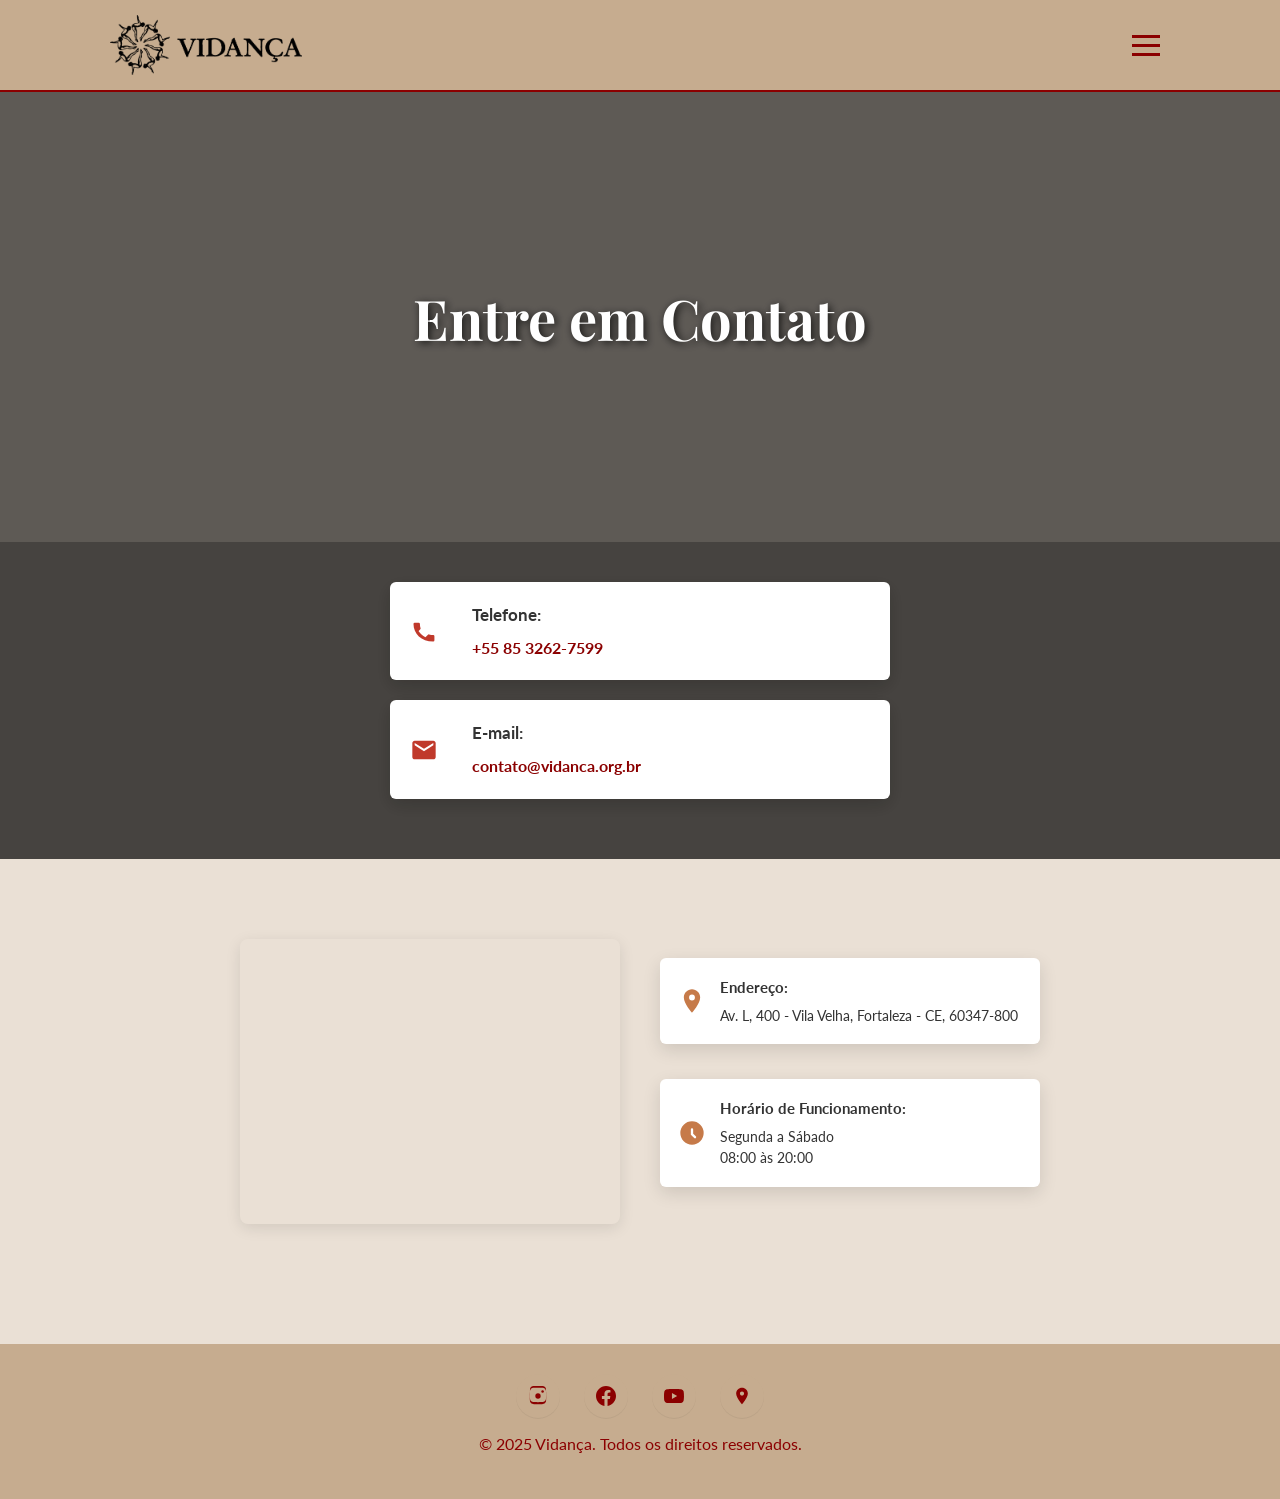
<file: contato.html>
<!DOCTYPE html>
<html lang="pt-BR">
<head>
    <meta charset="UTF-8">
    <meta name="viewport" content="width=device-width, initial-scale=1.0">
    <title>Contato - Vidança</title>

    <link rel="icon" type="image/png" href="images/favicon.png">
    <link rel="stylesheet" href="css/style.css">
    <link rel="preconnect" href="https://fonts.googleapis.com">
    <link rel="preconnect" href="https://fonts.gstatic.com" crossorigin>
    <link rel="stylesheet" href="https://fonts.googleapis.com/css2?family=Lato:wght@400;700&family=Playfair+Display:wght@400;700&display=swap">
    
    <style>        
        /* Define variáveis de cor específicas para esta página.
        :root {
            --cor-contato-quente: #c67a49; 
            --cor-contato-vibrante: #C0392B; 
            --cor-contato-fundo-escuro: #1a1a1a;
            --cor-contato-fundo-info: #ffffff;
            --cor-contato-texto-claro: #f0f0f0;
            --cor-contato-texto-medio: #bbbbbb;
        }

        /* * Garante que a imagem de fundo cubra a página inteira.
         * Usar 'body::before' é mais performático para overlays de fundo.
        */
        body.contato-page {
            position: relative;
            margin: 0; 
            padding: 0; 
            font-family: 'Lato', sans-serif;
            background-color: var(--cor-fundo); /* Cor de fallback */
        }
        
        body.contato-page::before {
            content: '';
            position: fixed; /* Fixo para cobrir tudo */
            top: 0; left: 0;
            width: 100%;
            height: 100dvh; /* Altura total da tela */
            background-image: url('https://assets.website-files.com/565f9056d3eed3ef65c47c2e/5e2281f92e290ce10ec464c1_festival-elo2.jpg');
            background-size: cover;
            background-position: center center;
            background-repeat: no-repeat;
            z-index: -1; /* Fica atrás de todo o conteúdo */
        }

        /* * O main isola o conteúdo da página do header/footer
        */
        main.contato-main {
            /* Estado inicial da animação (escondido) */
            opacity: 0;
            transform: translateY(20px);
            /* Animação de fade-in para a página inteira */
            transition: opacity 0.6s ease-out, transform 0.6s ease-out;
        }
        /* Classe 'is-visible' será adicionada pelo JS */
        main.contato-main.is-visible {
            opacity: 1;
            transform: translateY(0);
        }

        /* Estiliza a seção "Hero" (banner do topo) */
        .contato-hero {
            position: relative;
            /* === CORREÇÃO DE RESPONSIVIDADE === */
            /* Usa dvh (altura dinâmica) para respeitar as barras do navegador */
            height: 50dvh; 
            min-height: 300px;
            /* Adiciona um overlay escuro SOBRE a imagem de fundo */
            background: linear-gradient(rgba(0, 0, 0, 0.6), rgba(0, 0, 0, 0.6));
            display: flex; 
            align-items: center; 
            justify-content: center; 
            color: #ffffff; 
        }
        
        .contato-hero h1 {
            font-family: 'Playfair Display', serif; 
            font-size: clamp(2.5rem, 5vw, 3.5rem); /* Fonte responsiva */
            text-shadow: 2px 2px 8px rgba(0,0,0,0.8); 
            margin: 0; 
            text-align: center;
        }

        /* Estiliza o container com fundo PRETO translúcido. */
        .content-overlay-container {
            padding: 40px 0; /* Aumenta o espaçamento */
            background-color: rgba(0, 0, 0, 0.7);
            color: var(--cor-contato-texto-claro); 
        }

        /* Wrapper que centraliza os cards de contato */
        .contato-lista-wrapper {
            max-width: 500px; 
            margin: 0 auto; 
            padding: 0 20px; 
        }

        /* Estiliza cada bloco ('card') de informação. */
        .info-bloco {
            background-color: #ffffff; /* Fundo branco para destacar sobre a imagem */
            color: #222; 
            padding: 20px; 
            border-radius: 6px; 
            box-shadow: 0 6px 18px rgba(0,0,0,0.18); 
            margin-bottom: 20px; 
            transition: box-shadow 0.3s ease-out, transform 0.3s ease-out;
        }
        
        .info-bloco:hover {
            transform: translateY(-5px); 
            box-shadow: 0 6px 15px rgba(0,0,0,0.12); 
        }

        /* Estiliza o container de cada item (ícone + texto). */
        .info-item {
            display: flex; 
            align-items: center; 
            font-family: 'Lato', sans-serif; 
            line-height: 1.6; 
        }
        
        /* Ícones SVG dentro dos blocos de informação */
        .info-item svg {
            width: 28px;
            height: 28px;
            margin-right: 14px;
            flex-shrink: 0;
            color: #C0392B; /* cor vibrante para telefone/email */
            fill: currentColor;
        }

        /* Ícones nas colunas de endereço usam tom quente */
        .endereco-coluna .info-item svg {
            color: #c67a49;
            fill: currentColor;
        }

        .info-item p {
            margin: 0; 
            padding-left: 0; 
            word-break: break-word; /* Garante que emails longos quebrem a linha */
        }

        .info-item p strong {
            display: block; 
            color: #222; 
            font-size: 1.05em; 
            margin-bottom: 6px; 
        }

        .info-item p a {
            color: var(--cor-principal); /* Usa a cor principal do site */
            font-weight: 700; 
            text-decoration: none; 
            transition: color 0.3s; 
        }

        .info-item p a:hover {
            text-decoration: underline; 
        }

        /* Estiliza a seção PRETA de Localização. */
        .localizacao-section {
            background-color: var(--cor-contato-fundo-escuro); 
            padding: 80px 0 60px 0; 
            margin-bottom: 0; 
            color: var(--cor-contato-texto-claro); 
        }

        /* Estiliza o container Flexbox para as colunas de mapa e endereço. */
        .localizacao-flex {
            max-width: 800px; 
            margin: 0 auto; 
            padding: 0 20px; 
            display: flex;
            /* === CORREÇÃO DE RESPONSIVIDADE === */
            flex-wrap: wrap; /* Permite quebrar em telas menores. */
            gap: 40px; 
            align-items: center; 
        }

        /* Estiliza a coluna do mapa. */
        .mapa-coluna {
            flex: 1; 
            min-width: 300px; /* Largura mínima antes de quebrar */
        }
        
        .mapa-container {
            position: relative; 
            width: 100%; 
            padding-top: 75%; /* Proporção 4:3 */
            border-radius: 8px; 
            overflow: hidden; 
            box-shadow: 0 4px 15px rgba(0,0,0,0.1); 
        }
        
        .mapa-container iframe {
            position: absolute; 
            top: 0; left: 0;
            width: 100%; height: 100%;
            border: 0; 
        }

        /* Estiliza a coluna do endereço e horário. */
        .endereco-coluna {
            flex: 1; 
            min-width: 300px; /* Largura mínima antes de quebrar */
        }

        .endereco-coluna .info-item:first-child {
            margin-bottom: 35px; 
        }

        .endereco-coluna .info-item i {
            background-color: rgba(255,255,255,0.1); 
            color: var(--cor-contato-quente); 
            box-shadow: none; 
        }
        
        .endereco-coluna .info-item {
            color: var(--cor-contato-texto-medio); 
            background-color: #ffffff; /* bloco branco para fácil leitura */
            padding: 18px;
            border-radius: 6px;
            box-shadow: 0 6px 18px rgba(0,0,0,0.12);
            margin-bottom: 18px;
            display: flex;
            align-items: center;
        }
        
        .endereco-coluna .info-item p strong {
             color: var(--cor-contato-texto-claro); 
        }
        
        .endereco-coluna .info-item p {
            font-size: 0.9em; 
            line-height: 1.5; 
            word-break: break-word; /* Garante que o endereço quebre */
        }

    </style>
</head>
<body class="contato-page"> <header class="cabecalho">
        <div class="container">
            <a href="index.html" class="logo-area">
                <img src="images/vidanca-logo.png" alt="Logo Vidança" class="logo">
            </a>

            <nav id="menu-principal">
                <ul>
                    <li class="logo-no-menu">
                        <a href="index.html">
                            <img src="images/vidanca-logo.png" alt="Página Inicial" class="logo-menu-movel">
                        </a>
                    </li> 
                    <li><a href="index.html">Home</a></li>
                    <li><a href="sobre.html">Quem Somos</a></li>
                    <li><a href="projetos.html">Projetos</a></li>
                    <li><a href="noticias.html">Notícias</a></li>
                    <li><a href="galeria.html">Galeria</a></li>
                    <li><a href="contato.html" class="ativo">Contato</a></li>
                    <li><a href="ajudar.html" class="btn-doar">DOE AQUI</a></li>
                    <li><a href="inscricao.html" class="btn-inscricao">FAÇA PARTE</a></li>
                </ul>
            </nav>

            <button id="btn-hamburger" aria-label="Abrir menu" aria-expanded="false">
                <span class="linha"></span>
                <span class="linha"></span>
                <span class="linha"></span>
            </button>
        </div>
    </header>

    <main class="contato-main"> <section class="contato-hero">
            <h1>Entre em Contato</h1>
        </section>

        <div class="content-overlay-container">
            <div class="contato-lista-wrapper">

                <section class="info-bloco">
                    <div class="info-item">
                        <svg xmlns="http://www.w3.org/2000/svg" viewBox="0 0 24 24" aria-hidden="true" focusable="false" style="width:28px;height:28px;margin-right:14px;fill:currentColor;">
                            <path d="M6.62 10.79a15.053 15.053 0 006.59 6.59l2.2-2.2a1 1 0 01.95-.27c1.12.37 2.33.57 3.57.57a1 1 0 011 1V20a1 1 0 01-1 1C9.61 21 3 14.39 3 6a1 1 0 011-1h3.5a1 1 0 011 1c0 1.25.2 2.45.57 3.57.11.35.03.74-.25 1.02l-2.2 2.2z"/>
                        </svg>
                        <p>
                            <strong>Telefone:</strong>
                            +55 85 3262-7599
                        </p>
                    </div>
                </section>

                <section class="info-bloco">
                    <div class="info-item">
                        <svg xmlns="http://www.w3.org/2000/svg" viewBox="0 0 24 24" aria-hidden="true" focusable="false" style="width:28px;height:28px;margin-right:14px;fill:currentColor;">
                            <path d="M20 4H4c-1.1 0-2 .9-2 2v12c0 1.1.9 2 2 2h16c1.1 0 2-.9 2-2V6c0-1.1-.9-2-2-2zm0 4l-8 5-8-5V6l8 5 8-5v2z"/>
                        </svg>
                        <p>
                            <strong>E-mail:</strong>
                            contato@vidanca.org.br
                        </p>
                    </div>
                </section>

            </div> 
        </div> 
        
        <section class="localizacao-section">
            <div class="localizacao-flex">

                <div class="mapa-coluna">
                    <div class="mapa-container">
                        <iframe
                            src="https://www.google.com/maps/embed?pb=!1m18!1m12!1m3!1d3981.411652037748!2d-38.5833246252934!3d-3.719601443424167!2m3!1f0!2f0!3f0!3m2!1i1024!2i768!4f13.1!3m3!1m2!1s0x7c74c05278168cf%3A0x6b2453e0d86898b5!2sAssocia%C3%A7%C3%A3o%20Vidan%C3%A7a%20Cia%20de%20Dan%C3%A7a%20do%20Cear%C3%A1!5e0!3m2!1spt-BR!2sbr!4v1730452331597!5m2!1spt-BR!2sbr"
                            style="border:0;"
                            allowfullscreen=""
                            loading="lazy"
                            referrerpolicy="no-referrer-when-downgrade">
                        </iframe>
                    </div>
                </div>

                <div class="endereco-coluna">
                    <div class="info-item">
                        <svg xmlns="http://www.w3.org/2000/svg" viewBox="0 0 24 24" aria-hidden="true" focusable="false" style="width:28px;height:28px;margin-right:14px;fill:currentColor;">
                            <path d="M12 2C8.13 2 5 5.13 5 9c0 5.25 7 13 7 13s7-7.75 7-13c0-3.87-3.13-7-7-7zm0 9.5A2.5 2.5 0 1112 6.5a2.5 2.5 0 010 5z"/>
                        </svg>
                        <p>
                            <strong>Endereço:</strong> 
                            Av. L, 400 - Vila Velha, Fortaleza - CE, 60347-800
                        </p>
                    </div>
                    <div class="info-item">
                        <svg xmlns="http://www.w3.org/2000/svg" viewBox="0 0 24 24" aria-hidden="true" focusable="false" style="width:28px;height:28px;margin-right:14px;fill:currentColor;">
                            <path d="M12 8a1 1 0 011 1v3.59l2.3 2.3a1 1 0 11-1.42 1.42L11 13.41V9a1 1 0 011-1zM12 2a10 10 0 1010 10A10.011 10.011 0 0012 2z"/>
                        </svg>
                        <p>
                            <strong>Horário de Funcionamento:</strong> 
                            Segunda a Sábado<br> 08:00 às 20:00<br>
                        </p>
                    </div>
                </div>

            </div> 
        </section> 
    </main> 

    <footer class="rodape">
    <div class="container">
        <div class="social">
            <a href="https://www.instagram.com/ciavidanca/" target="_blank" aria-label="Instagram">
                <svg xmlns="http://www.w3.org/2000/svg" width="24" height="24" viewBox="0 0 24 24" fill="currentColor">
                    <path d="M12 2.163c3.204 0 3.584.012 4.85.07 1.366.062 2.633.338 3.608 1.313.975.975 1.251 2.242 1.313 3.608.058 1.266.07 1.646.07 4.85s-.012 3.584-.07 4.85c-.062 1.366-.338 2.633-1.313 3.608-.975.975-2.242 1.251-3.608 1.313-1.266.058-1.646.07-4.85.07s-3.584-.012-4.85-.07c-1.366-.062-2.633-.338-3.608-1.313-.975-.975-1.251-2.242-1.313-3.608-.058-1.266-.07-1.646-.07-4.85s.012-3.584.07-4.85c.062-1.366.338-2.633 1.313-3.608.975-.975 2.242-1.251 3.608-1.313 1.266-.058 1.646-.07 4.85-.07m0-2.163c-3.259 0-3.667.014-4.947.072-1.275.058-2.455.343-3.388 1.276-.933.933-1.218 2.113-1.276 3.388-.058 1.28-.072 1.688-.072 4.947s.014 3.667.072 4.947c.058 1.275.343 2.455 1.276 3.388.933.933 2.113 1.218 3.388 1.276 1.28.058 1.688.072 4.947.072s3.667-.014 4.947-.072c1.275-.058 2.455-.343 3.388-1.276.933-.933 1.218-2.113 1.276-3.388.058-1.28.072-1.688.072-4.947s-.014-3.667-.072-4.947c-.058-1.275-.343-2.455-1.276-3.388-.933-.933-2.113-1.218-3.388-1.276-1.28-.058-1.688-.072-4.947-.072z"></path>
                    <circle cx="12" cy="12" r="3.6"></circle>
                </svg>
            </a>
            <a href="https://www.facebook.com/ciavidanca" target="_blank" aria-label="Facebook">
                <svg xmlns="http://www.w3.org/2000/svg" width="24" height="24" viewBox="0 0 24 24" fill="currentColor">
                    <path d="M24 12.073c0-6.627-5.373-12-12-12s-12 5.373-12 12c0 5.99 4.388 10.954 10.125 11.854v-8.385H7.078v-3.47h3.047V9.43c0-3.007 1.792-4.669 4.533-4.669 1.312 0 2.686.235 2.686.235v2.953H15.83c-1.491 0-1.956.925-1.956 1.874v2.25h3.328l-.532 3.47h-2.796v8.385C19.612 23.027 24 18.062 24 12.073z"></path>
                </svg>
            </a>
            <a href="https://www.youtube.com/c/Associa%C3%A7%C3%A3oVidan%C3%A7a" target="_blank" aria-label="YouTube">
                <svg xmlns="http://www.w3.org/2000/svg" width="24" height="24" viewBox="0 0 24 24" fill="currentColor">
                    <path d="M23.498 6.186a3.016 3.016 0 0 0-2.122-2.136C19.505 3.545 12 3.545 12 3.545s-7.505 0-9.377.505A3.017 3.017 0 0 0 .502 6.186C0 8.07 0 12 0 12s0 3.93.502 5.814a3.016 3.016 0 0 0 2.122 2.136c1.871.505 9.376.505 9.376.505s7.505 0 9.377-.505a3.015 3.015 0 0 0 2.122-2.136C24 15.93 24 12 24 12s0-3.93-.502-5.814zM9.545 15.568V8.432L15.818 12l-6.273 3.568z"></path>
                </svg>
            </a>
            <a href="https://mapacultural.secult.ce.gov.br/agente/8705/" target="_blank" aria-label="Mapa Cultural">
                <svg xmlns="http://www.w3.org/2000/svg" width="24" height="24" viewBox="0 0 24 24" fill="currentColor">
                    <path d="M12 2C6.48 2 2 6.48 2 12s4.48 10 10 10 10-4.48 10-10S17.52 2 12 2zm0 18c-4.41 0-8-3.59-8-8s3.59-8 8-8 8 3.59 8 8-3.59 8-8 8zm3.5-9c.83 0 1.5-.67 1.5-1.5S16.33 8 15.5 8 14 8.67 14 9.5s.67 1.5 1.5 1.5z"></path>
                </svg>
            </a>
        </div>
        <p>© 2025 Vidança. Todos os direitos reservados.</p>
    </div>
    </footer>

    <script src="js/otimizacoes.js"></script>
    <script src="js/scripts.js"></script>

    <script>
        document.addEventListener("DOMContentLoaded", function() {
            
            // 1. Animação de fade-in da página inteira
            // Seleciona o <main> e adiciona 'is-visible' após um pequeno atraso
            const mainContent = document.querySelector('.contato-main');
            if (mainContent) {
                setTimeout(() => {
                    mainContent.classList.add('is-visible');
                }, 100); // 100ms de atraso para garantir que a página carregou
            }

            // 2. Animação de "scroll reveal" (remover/adicionar) foi removida
            // Deixei a animação de fade-in da página toda (acima)
            // que é mais simples e funciona melhor com o fundo fixo.
        });
    </script>
</body>
</html>
</file>
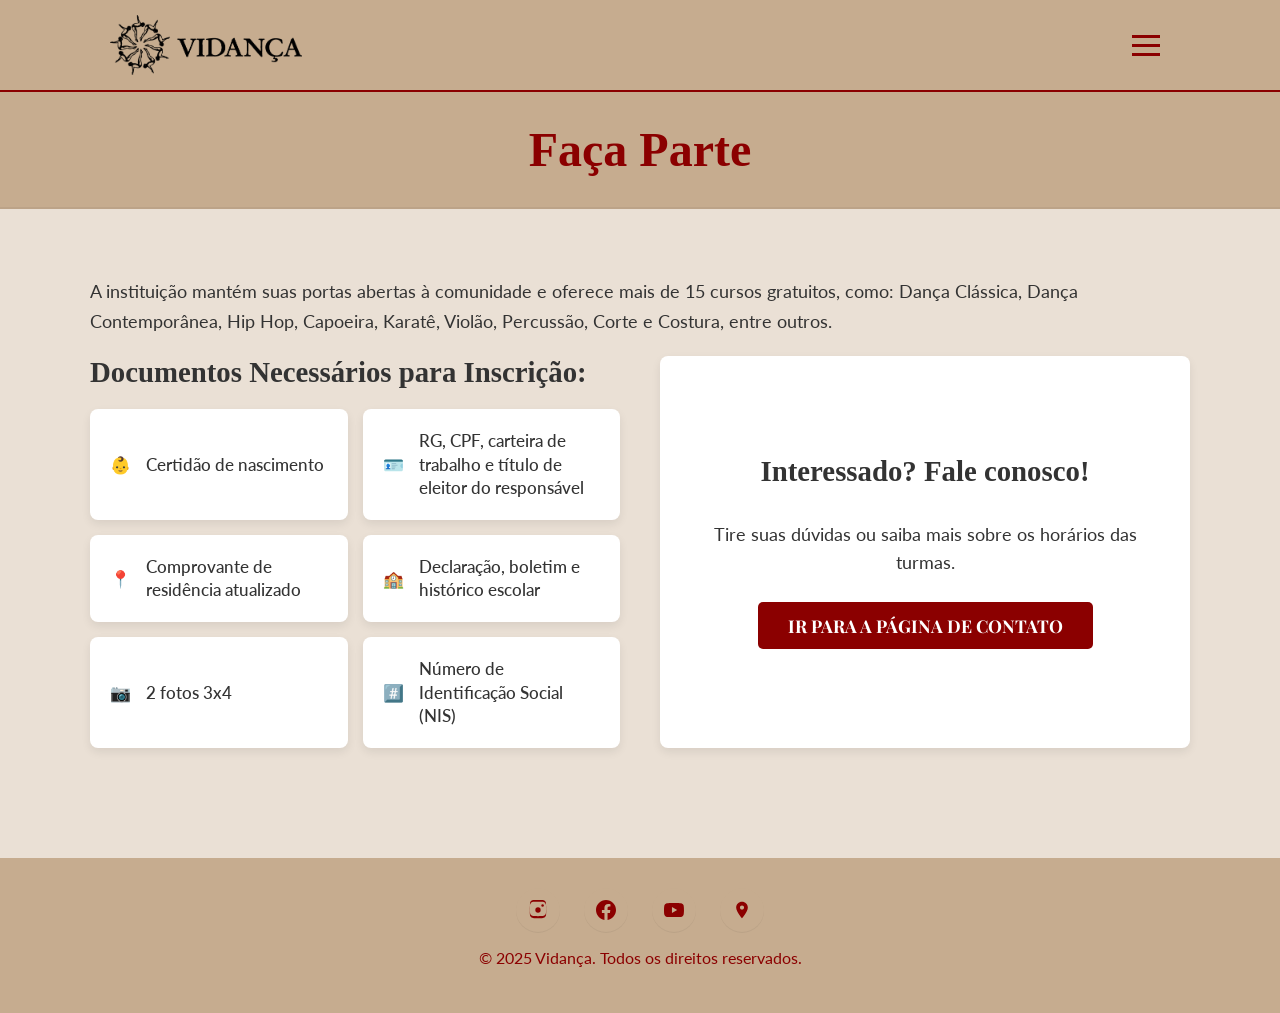
<file: inscricao.html>
<!DOCTYPE html>
<html lang="pt-BR">
<head>
    <meta charset="UTF-8">
    <meta name="viewport" content="width=device-width, initial-scale=1.0">
    <title>Faça Parte - VIdança</title>

    <link rel="icon" type="image/png" href="images/favicon.png">
    <link rel="stylesheet" href="css/style.css">
    <link rel="preconnect" href="https://fonts.googleapis.com">
    <link rel="preconnect" href="https://fonts.gstatic.com" crossorigin>
    <link rel="stylesheet" href="https://fonts.googleapis.com/css2?family=Lato:wght@400;700&family=Playfair+Display:wght@400;700&display=swap">

</head>

<body>

    <header class="cabecalho">
        <div class="container">
            <a href="index.html" class="logo-area">
                <img src="images/vidanca-logo.png" alt="Logo Vidança" class="logo">
            </a>

            <nav id="menu-principal">
                <ul>
                    <li class="logo-no-menu">
                        <a href="index.html">
                            <img src="images/vidanca-logo.png" alt="Página Inicial" class="logo-menu-movel">
                        </a>
                    </li>                    
                    <li><a href="index.html">Home</a></li>
                    <li><a href="sobre.html">Quem Somos</a></li>
                    <li><a href="projetos.html">Projetos</a></li>
                    <li><a href="noticias.html">Notícias</a></li>
                    <li><a href="galeria.html">Galeria</a></li>
                    <li><a href="contato.html">Contato</a></li>
                    <li><a href="ajudar.html" class="btn-doar">DOE AQUI</a></li>
                    <li><a href="inscricao.html" class="btn-inscricao">FAÇA PARTE</a></li>
                </ul>
            </nav>

            <button id="btn-hamburger" aria-label="Abrir menu" aria-expanded="false">
                <span class="linha"></span>
                <span class="linha"></span>
                <span class="linha"></span>
            </button>

        </div>
    </header>

    <main>
        <section class="page-title">
            <div class="container">
                <h1>Faça Parte</h1>
            </div>
        </section>

        <section class="sobre-inscricoes container">
            <p>A instituição mantém suas portas abertas à comunidade e oferece mais de 15 cursos gratuitos, como: Dança Clássica, Dança Contemporânea, Hip Hop, Capoeira, Karatê, Violão, Percussão, Corte e Costura, entre outros.</p>

            <div class="inscricoes-grid">
                
                <div>
                    <h4>Documentos Necessários para Inscrição:</h4>
                    
                    <div class="documentos-grid">
                        <div class="documento-card">
                            👶
                            <span>Certidão de nascimento</span>
                        </div>
                        <div class="documento-card">
                            🪪
                            <span>RG, CPF, carteira de trabalho e título de eleitor do responsável</span>
                        </div>
                        <div class="documento-card">
                            📍
                            <span>Comprovante de residência atualizado</span>
                        </div>
                        <div class="documento-card">
                            🏫
                            <span>Declaração, boletim e histórico escolar</span>
                        </div>
                        <div class="documento-card">
                            📷
                            <span>2 fotos 3x4</span>
                        </div>
                        <div class="documento-card">
                            #️⃣
                            <span>Número de Identificação Social (NIS)</span>
                        </div>
                    </div>
                </div>
                
                <div class="inscricoes-contato">
                    <h4>Interessado? Fale conosco!</h4>
                    <p>Tire suas dúvidas ou saiba mais sobre os horários das turmas.</p>
                    <a href="contato.html" class="btn-contato">Ir para a página de Contato</a>
                </div>

            </div>
        </section>
    </main>

    <footer class="rodape">
        <div class="container">
            <div class="social">
                <a href="https://www.instagram.com/ciavidanca/" target="_blank" aria-label="Instagram">
                    <svg xmlns="http://www.w3.org/2000/svg" width="24" height="24" viewBox="0 0 24 24" fill="currentColor">
                        <path d="M12 2.163c3.204 0 3.584.012 4.85.07 1.366.062 2.633.338 3.608 1.313.975.975 1.251 2.242 1.313 3.608.058 1.266.07 1.646.07 4.85s-.012 3.584-.07 4.85c-.062 1.366-.338 2.633-1.313 3.608-.975.975-2.242 1.251-3.608 1.313-1.266.058-1.646.07-4.85.07s-3.584-.012-4.85-.07c-1.366-.062-2.633-.338-3.608-1.313-.975-.975-1.251-2.242-1.313-3.608-.058-1.266-.07-1.646-.07-4.85s.012-3.584.07-4.85c.062-1.366.338-2.633 1.313-3.608.975-.975 2.242-1.251 3.608-1.313 1.266-.058 1.646-.07 4.85-.07m0-2.163c-3.259 0-3.667.014-4.947.072-1.275.058-2.455.343-3.388 1.276-.933.933-1.218 2.113-1.276 3.388-.058 1.28-.072 1.688-.072 4.947s.014 3.667.072 4.947c.058 1.275.343 2.455 1.276 3.388.933.933 2.113 1.218 3.388 1.276 1.28.058 1.688.072 4.947.072s3.667-.014 4.947-.072c1.275-.058 2.455-.343 3.388-1.276.933-.933 1.218-2.113 1.276-3.388.058-1.28.072-1.688.072-4.947s-.014-3.667-.072-4.947c-.058-1.275-.343-2.455-1.276-3.388-.933-.933-2.113-1.218-3.388-1.276-1.28-.058-1.688-.072-4.947-.072z"></path>
                        <circle cx="12" cy="12" r="3.6"></circle>
                    </svg>
                </a>
                <a href="https://www.facebook.com/ciavidanca" target="_blank" aria-label="Facebook">
                    <svg xmlns="http://www.w3.org/2000/svg" width="24" height="24" viewBox="0 0 24 24" fill="currentColor">
                        <path d="M24 12.073c0-6.627-5.373-12-12-12s-12 5.373-12 12c0 5.99 4.388 10.954 10.125 11.854v-8.385H7.078v-3.47h3.047V9.43c0-3.007 1.792-4.669 4.533-4.669 1.312 0 2.686.235 2.686.235v2.953H15.83c-1.491 0-1.956.925-1.956 1.874v2.25h3.328l-.532 3.47h-2.796v8.385C19.612 23.027 24 18.062 24 12.073z"></path>
                    </svg>
                </a>
                <a href="https://www.youtube.com/c/Associa%C3%A7%C3%A3oVidan%C3%A7a" target="_blank" aria-label="YouTube">
                    <svg xmlns="http://www.w3.org/2000/svg" width="24" height="24" viewBox="0 0 24 24" fill="currentColor">
                        <path d="M23.498 6.186a3.016 3.016 0 0 0-2.122-2.136C19.505 3.545 12 3.545 12 3.545s-7.505 0-9.377.505A3.017 3.017 0 0 0 .502 6.186C0 8.07 0 12 0 12s0 3.93.502 5.814a3.016 3.016 0 0 0 2.122 2.136c1.871.505 9.376.505 9.376.505s7.505 0 9.377-.505a3.015 3.015 0 0 0 2.122-2.136C24 15.93 24 12 24 12s0-3.93-.502-5.814zM9.545 15.568V8.432L15.818 12l-6.273 3.568z"></path>
                    </svg>
                </a>
                <a href="https://mapacultural.secult.ce.gov.br/agente/8705/" target="_blank" aria-label="Mapa Cultural">
                    <svg xmlns="http://www.w3.org/2000/svg" width="24" height="24" viewBox="0 0 24 24" fill="currentColor">
                        <path d="M12 2C6.48 2 2 6.48 2 12s4.48 10 10 10 10-4.48 10-10S17.52 2 12 2zm0 18c-4.41 0-8-3.59-8-8s3.59-8 8-8 8 3.59 8 8-3.59 8-8 8zm3.5-9c.83 0 1.5-.67 1.5-1.5S16.33 8 15.5 8 14 8.67 14 9.5s.67 1.5 1.5 1.5z"></path>
                    </svg>
                </a>
            </div>
            <p>&copy; 2025 Vidança. Todos os direitos reservados.</p>
        </div>
    </footer>

    <script src="js/otimizacoes.js"></script>
    <script src="js/scripts.js"></script>
</body>
</html>
</file>
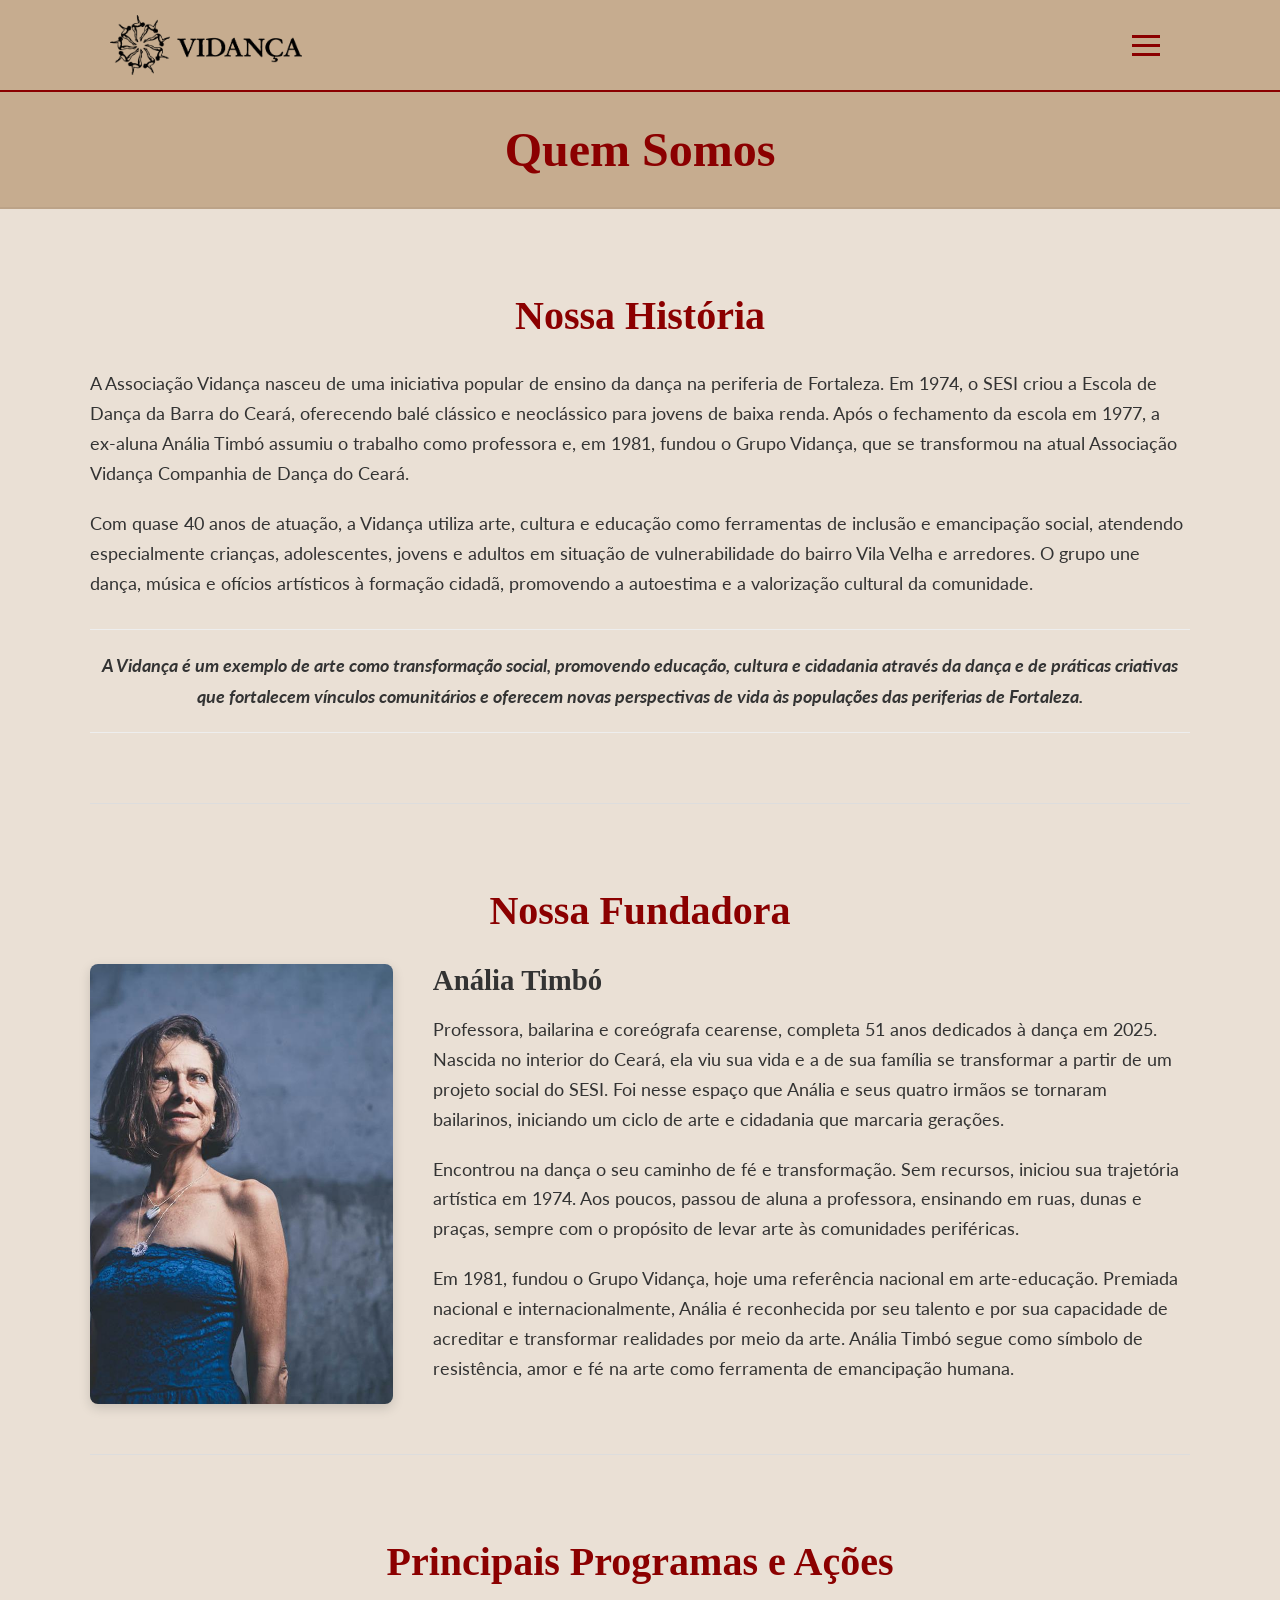
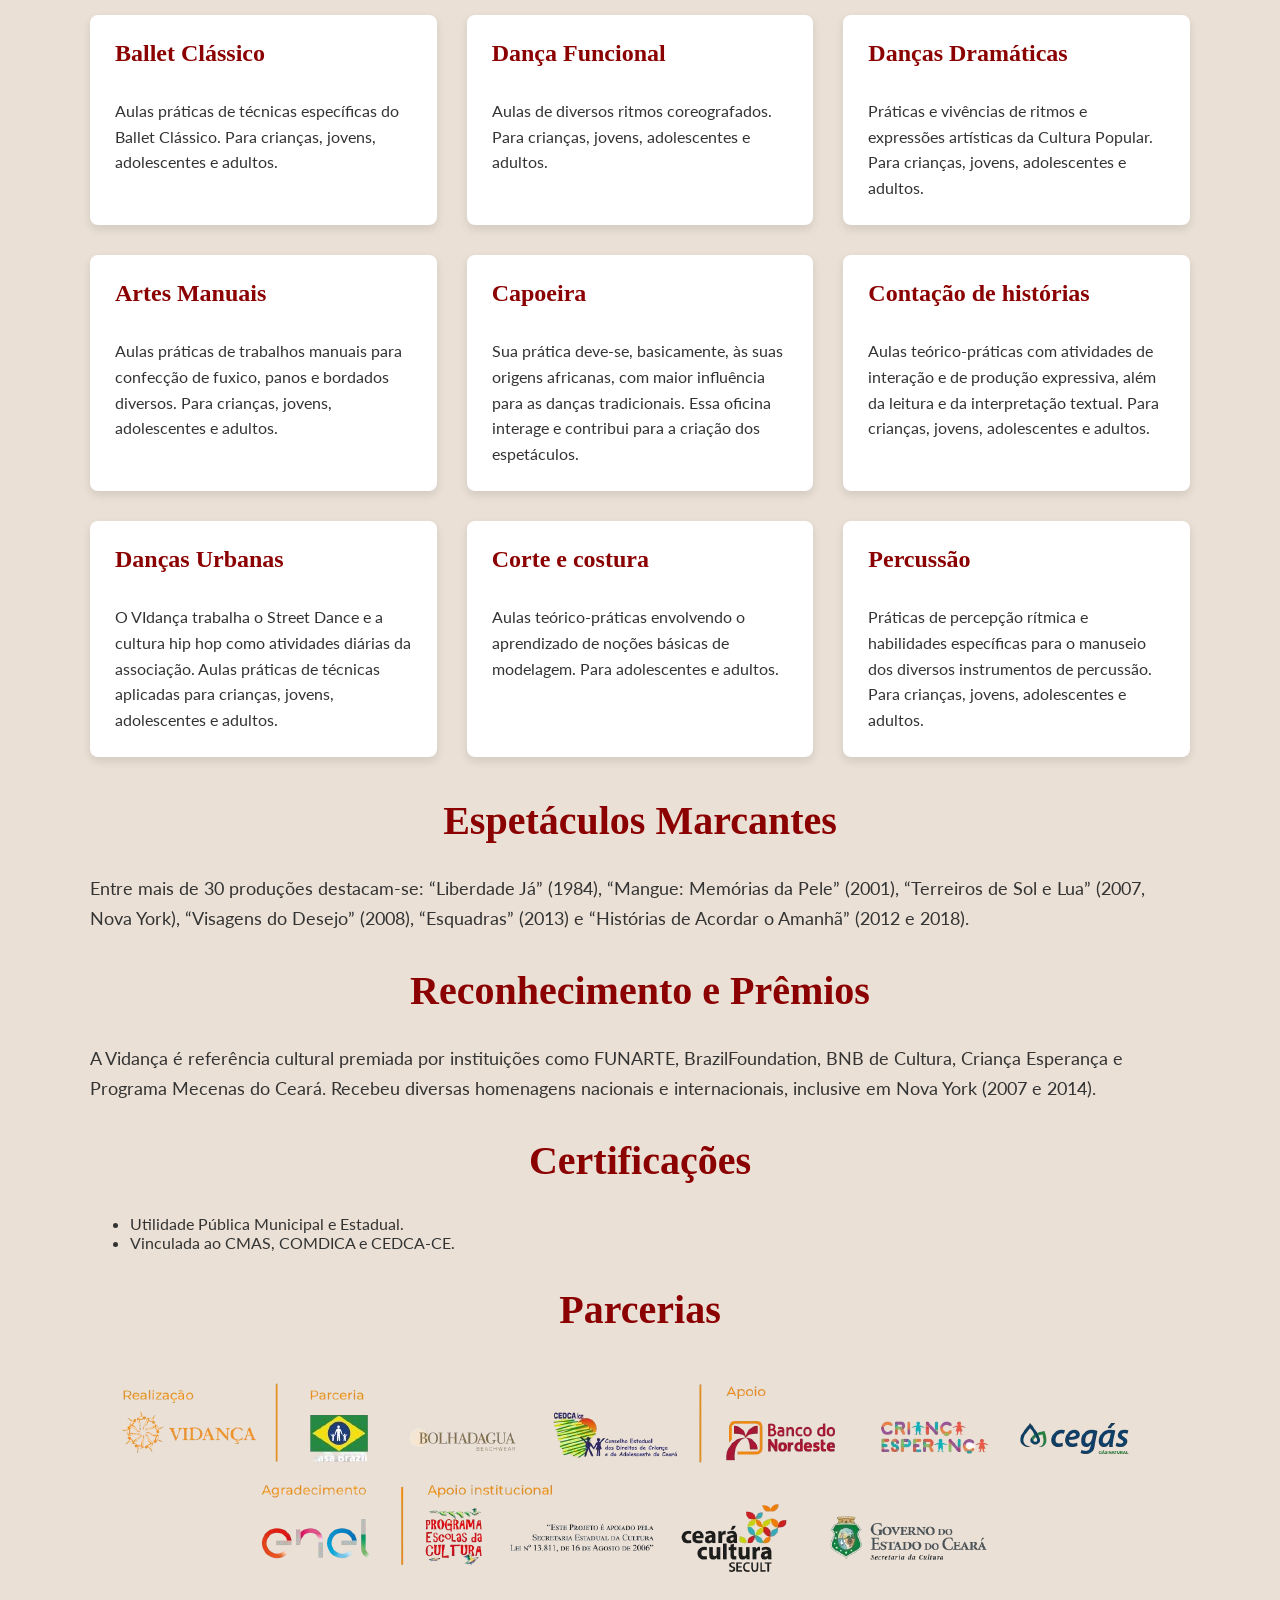
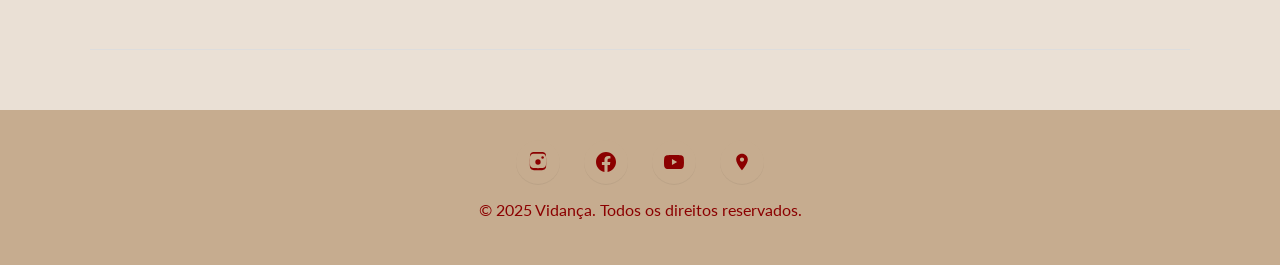
<file: sobre.html>
<!DOCTYPE html>
<html lang="pt-BR">
<head>
    <meta charset="UTF-8">
    <meta name="viewport" content="width=device-width, initial-scale=1.0">
    <title>Quem Somos - Vidança</title>

    <link rel="icon" type="image/png" href="images/favicon.png">
    <link rel="stylesheet" href="css/style.css">
    <link rel="preconnect" href="https://fonts.googleapis.com">
    <link rel="preconnect" href="https://fonts.gstatic.com" crossorigin>
    <link rel="stylesheet" href="https://fonts.googleapis.com/css2?family=Lato:wght@400;700&family=Playfair+Display:wght@400;700&display=swap">
</head>
<body>

    <header class="cabecalho">
        <div class="container">
            <a href="index.html" class="logo-area">
                <img src="images/vidanca-logo.png" alt="Logo Vidança" class="logo">
            </a>

            <nav id="menu-principal">
                <ul>
                    <li class="logo-no-menu">
                        <a href="index.html">
                            <img src="images/vidanca-logo.png" alt="Página Inicial" class="logo-menu-movel">
                        </a>
                    </li>                    
                    <li><a href="index.html">Home</a></li>
                    <li><a href="sobre.html">Quem Somos</a></li>
                    <li><a href="projetos.html">Projetos</a></li>
                    <li><a href="noticias.html">Notícias</a></li>
                    <li><a href="galeria.html">Galeria</a></li>
                    <li><a href="contato.html">Contato</a></li>
                    <li><a href="ajudar.html" class="btn-doar">DOE AQUI</a></li>
                    <li><a href="inscricao.html" class="btn-inscricao">FAÇA PARTE</a></li>
                </ul>
            </nav>

            <button id="btn-hamburger" aria-label="Abrir menu" aria-expanded="false">
                <span class="linha"></span>
                <span class="linha"></span>
                <span class="linha"></span>
            </button>

        </div>
    </header>

    <main>

        <section class="page-title">
            <div class="container">
                <h1>Quem Somos</h1>
            </div>
        </section>

        <section class="sobre-conteudo container">
            <h2>Nossa História</h2>
            <p>A Associação Vidança nasceu de uma iniciativa popular de ensino da dança na periferia de Fortaleza. Em 1974, o SESI criou a Escola de Dança da Barra do Ceará, oferecendo balé clássico e neoclássico para jovens de baixa renda. Após o fechamento da escola em 1977, a ex-aluna Anália Timbó assumiu o trabalho como professora e, em 1981, fundou o Grupo Vidança, que se transformou na atual Associação Vidança Companhia de Dança do Ceará.</p>
            <p>Com quase 40 anos de atuação, a Vidança utiliza arte, cultura e educação como ferramentas de inclusão e emancipação social, atendendo especialmente crianças, adolescentes, jovens e adultos em situação de vulnerabilidade do bairro Vila Velha e arredores. O grupo une dança, música e ofícios artísticos à formação cidadã, promovendo a autoestima e a valorização cultural da comunidade.</p>
            <p class="sintese-texto">A Vidança é um exemplo de arte como transformação social, promovendo educação, cultura e cidadania através da dança e de práticas criativas que fortalecem vínculos comunitários e oferecem novas perspectivas de vida às populações das periferias de Fortaleza.</p>
        </section>

        <section class="sobre-fundadora container">
            <h2>Nossa Fundadora</h2>
            <div class="fundadora-grid">
                <div class="fundadora-img">
                    <img src="images/sobre/analia-timbo.jpeg" alt="Foto de Anália Timbó">
                </div>
                <div class="fundadora-bio">
                    <h3>Anália Timbó</h3>
                    <p>Professora, bailarina e coreógrafa cearense, completa 51 anos dedicados à dança em 2025. Nascida no interior do Ceará, ela viu sua vida e a de sua família se transformar a partir de um projeto social do SESI. Foi nesse espaço que Anália e seus quatro irmãos se tornaram bailarinos, iniciando um ciclo de arte e cidadania que marcaria gerações.</p>
                    <p>Encontrou na dança o seu caminho de fé e transformação. Sem recursos, iniciou sua trajetória artística em 1974. Aos poucos, passou de aluna a professora, ensinando em ruas, dunas e praças, sempre com o propósito de levar arte às comunidades periféricas.</p>
                    <p>Em 1981, fundou o Grupo Vidança, hoje uma referência nacional em arte-educação. Premiada nacional e internacionalmente, Anália é reconhecida por seu talento e por sua capacidade de acreditar e transformar realidades por meio da arte. Anália Timbó segue como símbolo de resistência, amor e fé na arte como ferramenta de emancipação humana.</p>
                </div>
            </div>
        </section>

        <section class="sobre-programas container">
    
            <h2>Principais Programas e Ações</h2>
            <div class="programas-grid" id="programas-container">
                </div> 
            
            <h2>Espetáculos Marcantes</h2>
            <p>Entre mais de 30 produções destacam-se: “Liberdade Já” (1984), “Mangue: Memórias da Pele” (2001), “Terreiros de Sol e Lua” (2007, Nova York), “Visagens do Desejo” (2008), “Esquadras” (2013) e “Histórias de Acordar o Amanhã” (2012 e 2018).</p>
            
            <h2>Reconhecimento e Prêmios</h2>
            <p>A Vidança é referência cultural premiada por instituições como FUNARTE, BrazilFoundation, BNB de Cultura, Criança Esperança e Programa Mecenas do Ceará. Recebeu diversas homenagens nacionais e internacionais, inclusive em Nova York (2007 e 2014).</p>

            <h2>Certificações</h2>
            <ul class="certificacoes-lista">
                <li>Utilidade Pública Municipal e Estadual.</li>
                <li>Vinculada ao CMAS, COMDICA e CEDCA-CE.</li>
            </ul>

            <h2>Parcerias</h2>
            <div class="parcerias-imagem-container">
                <img src="images/sobre/parcerias/parcerias.png" alt="Painel de parceiros da VIdança: Realização VIdança, Parceria Casa Brazil, Bolhadagua, CEDCA, Agradecimento Enel, Apoio Institucional Programa Escolas da Cultura e Secretaria Estadual da Cultura.">
            </div>
            </section>
    </main>
    
    <footer class="rodape">
    <div class="container">
        <div class="social">
            <a href="https://www.instagram.com/ciavidanca/" target="_blank" aria-label="Instagram">
                <svg xmlns="http://www.w3.org/2000/svg" width="24" height="24" viewBox="0 0 24 24" fill="currentColor">
                    <path d="M12 2.163c3.204 0 3.584.012 4.85.07 1.366.062 2.633.338 3.608 1.313.975.975 1.251 2.242 1.313 3.608.058 1.266.07 1.646.07 4.85s-.012 3.584-.07 4.85c-.062 1.366-.338 2.633-1.313 3.608-.975.975-2.242 1.251-3.608 1.313-1.266.058-1.646.07-4.85.07s-3.584-.012-4.85-.07c-1.366-.062-2.633-.338-3.608-1.313-.975-.975-1.251-2.242-1.313-3.608-.058-1.266-.07-1.646-.07-4.85s.012-3.584.07-4.85c.062-1.366.338-2.633 1.313-3.608.975-.975 2.242-1.251 3.608-1.313 1.266-.058 1.646-.07 4.85-.07m0-2.163c-3.259 0-3.667.014-4.947.072-1.275.058-2.455.343-3.388 1.276-.933.933-1.218 2.113-1.276 3.388-.058 1.28-.072 1.688-.072 4.947s.014 3.667.072 4.947c.058 1.275.343 2.455 1.276 3.388.933.933 2.113 1.218 3.388 1.276 1.28.058 1.688.072 4.947.072s3.667-.014 4.947-.072c1.275-.058 2.455-.343 3.388-1.276.933-.933 1.218-2.113 1.276-3.388.058-1.28.072-1.688.072-4.947s-.014-3.667-.072-4.947c-.058-1.275-.343-2.455-1.276-3.388-.933-.933-2.113-1.218-3.388-1.276-1.28-.058-1.688-.072-4.947-.072z"></path>
                    <circle cx="12" cy="12" r="3.6"></circle>
                </svg>
            </a>
            <a href="https://www.facebook.com/ciavidanca" target="_blank" aria-label="Facebook">
                <svg xmlns="http://www.w3.org/2000/svg" width="24" height="24" viewBox="0 0 24 24" fill="currentColor">
                    <path d="M24 12.073c0-6.627-5.373-12-12-12s-12 5.373-12 12c0 5.99 4.388 10.954 10.125 11.854v-8.385H7.078v-3.47h3.047V9.43c0-3.007 1.792-4.669 4.533-4.669 1.312 0 2.686.235 2.686.235v2.953H15.83c-1.491 0-1.956.925-1.956 1.874v2.25h3.328l-.532 3.47h-2.796v8.385C19.612 23.027 24 18.062 24 12.073z"></path>
                </svg>
            </a>
            <a href="https://www.youtube.com/c/Associa%C3%A7%C3%A3oVidan%C3%A7a" target="_blank" aria-label="YouTube">
                <svg xmlns="http://www.w3.org/2000/svg" width="24" height="24" viewBox="0 0 24 24" fill="currentColor">
                    <path d="M23.498 6.186a3.016 3.016 0 0 0-2.122-2.136C19.505 3.545 12 3.545 12 3.545s-7.505 0-9.377.505A3.017 3.017 0 0 0 .502 6.186C0 8.07 0 12 0 12s0 3.93.502 5.814a3.016 3.016 0 0 0 2.122 2.136c1.871.505 9.376.505 9.376.505s7.505 0 9.377-.505a3.015 3.015 0 0 0 2.122-2.136C24 15.93 24 12 24 12s0-3.93-.502-5.814zM9.545 15.568V8.432L15.818 12l-6.273 3.568z"></path>
                </svg>
            </a>
            <a href="https://mapacultural.secult.ce.gov.br/agente/8705/" target="_blank" aria-label="Mapa Cultural">
                <svg xmlns="http://www.w3.org/2000/svg" width="24" height="24" viewBox="0 0 24 24" fill="currentColor">
                    <path d="M12 2C6.48 2 2 6.48 2 12s4.48 10 10 10 10-4.48 10-10S17.52 2 12 2zm0 18c-4.41 0-8-3.59-8-8s3.59-8 8-8 8 3.59 8 8-3.59 8-8 8zm3.5-9c.83 0 1.5-.67 1.5-1.5S16.33 8 15.5 8 14 8.67 14 9.5s.67 1.5 1.5 1.5z"></path>
                </svg>
            </a>
        </div>
        <p>&copy; 2025 Vidança. Todos os direitos reservados.</p>
    </div>
    </footer>
    
    <script src="js/otimizacoes.js"></script>
    <script src="js/scripts.js"></script>
</body>
</html>
</file>
<file: css/style.css>
/* Definição das variáveis de cor e fontes */
:root {
    --cor-principal: #8B0000;
    --cor-fundo: #EAE0D5;
    --cor-texto: #333333;
    --cor-destaque: #C6AC8F;
    --fonte-titulo: 'Alan Sans', serif;
    --fonte-corpo: 'Lato', sans-serif;
    --fonte-subtitulo: 'Playfair Display', serif;
}

/* Garante que o container tenha padding e não cause overflow */
.container {
    max-width: 1100px;
    margin: 0 auto;
    padding: 0 20px;
    box-sizing: border-box; /* Garante que o padding não aumente a largura */
}

/* Garante que imagens nunca "vazem" do seu container */
img {
    max-width: 100%;
    height: auto;
}

/* Trava o scroll da página quando o menu móvel está aberto */
body.no-scroll {
    overflow: hidden;
}

/* Estilos Globais */
body {
    margin: 0;
    font-family: var(--fonte-corpo);
    background-color: var(--cor-fundo);
    color: var(--cor-texto);
}

/* Cabeçalho */
.cabecalho {
    background-color: var(--cor-destaque);
    padding: 15px 0;
    border-bottom: 2px solid var(--cor-principal);
    position: sticky;
    top: 0;
    z-index: 100;
}

/* Esconde a logo que fica dentro do menu no desktop */
.logo-no-menu {
    display: none;
}

.cabecalho .container {
    display: flex;
    justify-content: space-between;
    align-items: center;
}

.logo {
    height: 60px;
}

/* Agrupa a logo e o texto para que fiquem juntos */
.logo-area {
    display: flex;
    align-items: center;
    text-decoration: none; /* Remove o sublinhado do link */
}

/* Container para o texto ao lado da logo */
.logo-texto {
    display: flex;
    flex-direction: column; /* Coloca um texto sobre o outro */
    margin-left: 15px; /* Espaçamento entre a logo e o texto */
}

/* Estilo para o nome "VIdança" */
.instituto-nome {
    font-family: var(--fonte-titulo);
    font-size: 1.8em; /* Tamanho do nome */
    font-weight: bold;
    color: var(--cor-principal);
    line-height: 1; /* Ajusta a altura da linha */
}

/* Estilo para a frase "Movimento que Transforma" */
.instituto-tagline {
    font-family: var(--fonte-titulo);
    font-size: 0.9em; /* Tamanho da frase */
    color: var(--cor-principal);
    line-height: 1; /* Ajusta a altura da linha */
}

.cabecalho nav ul {
    list-style: none;
    margin: 0;
    padding: 0;
    display: flex;
    gap: 20px;
}

.cabecalho nav a {
    text-decoration: none;
    color: var(--cor-principal);
    font-weight: bold;
    font-size: 1.1em;
    padding-bottom: 5px;
    border-bottom: 2px solid transparent;
    transition: border-color 0.3s;
}

.cabecalho nav a:hover {
    border-color: var(--cor-principal);
}

/* --- ESTILOS DOS BOTÕES DO MENU (CONSOLIDADOS) --- */

/* Estilo para o botão "DOE AGORA" */
.cabecalho nav a.btn-doar,
.cabecalho nav a.btn-inscricao {
    padding: 8px 15px;
    border-radius: 5px;
    transition: background-color 0.3s;
    border: 2px solid transparent;
    text-decoration: none;
}
.cabecalho nav a.btn-doar {
    background-color: var(--cor-principal);
    color: var(--cor-fundo);
}
.cabecalho nav a.btn-doar:hover {
    background-color: var(--cor-destaque); /* Vinho mais escuro */
    color: var(--cor-principal);
    border-color: var(--cor-principal);
}
.cabecalho nav a.btn-doar.ativo {
    background-color: var(--cor-destaque);
    color: white;
    box-shadow: inset 0 2px 4px rgba(0,0,0,0.2);
}

.cabecalho nav a.btn-inscricao {
    background-color: var(--cor-destaque);
    color: var(--cor-principal);
    border-color: var(--cor-principal);
}
.cabecalho nav a.btn-inscricao:hover {
    background-color: #6e0000;
    color: white;
    border-color: transparent;
}
.cabecalho nav a.btn-inscricao.ativo {
    background-color: #6e0000;
    box-shadow: inset 0 2px 4px rgba(0,0,0,0.2);
    border-color: transparent;
}


/* ==================================================== */
/* ============ ESTILOS DO CARROSSEL ============ */
/* ==================================================== */

.carousel-container {
    width: 100%;
    position: relative;
    overflow: hidden;
    background-color: #333;
    color: white;
}

.carousel-slide {
    display: flex;
    height: 70dvh;
    min-height: 450px;
    transition: transform 0.7s ease-in-out;
}

.slide {
    flex-shrink: 0; 
    box-sizing: border-box;
    position: relative;
    display: flex;
    justify-content: center;
    align-items: center;
    text-align: center;
    height: 100%;
}

.slide-background {
    position: absolute;
    top: 0;
    left: 0;
    width: 100%;
    height: 100%;
    background-size: cover;
    background-position: center;
    z-index: 1;
}

.slide-background::before {
    content: '';
    position: absolute;
    top: 0;
    left: 0;
    width: 100%;
    height: 100%;
    background-color: rgba(0, 0, 0, 0.5);
}

.slide-content {
    position: relative;
    z-index: 2;
    max-width: 800px;
    padding: 20px;
}

.slide-content h2 {
    font-family: var(--fonte-titulo);
    font-size: 3.5rem;
    text-transform: uppercase;
    text-shadow: 2px 2px 5px rgba(0,0,0,0.7);
    margin-bottom: 15px;
}

.slide-content p {
    font-family: var(--fonte-corpo);
    font-size: 1.2rem;
    line-height: 1.6;
    margin-bottom: 30px;
}

.btn-saber-mais {
    font-family: var(--fonte-corpo);
    font-weight: bold;
    background-color: transparent;
    border: 2px solid white;
    color: white;
    padding: 5px 15px; /* Mantido o padding menor para este botão */
    text-decoration: none;
    text-transform: uppercase;
    border-radius: 5px;
    transition: background-color 0.3s, color 0.3s;
}

.btn-saber-mais:hover {
    background-color: white;
    color: var(--cor-principal);
}

/* Estilo dos Botões de Navegação (Setas) */
.carousel-btn {
    position: absolute;
    top: 50%;
    transform: translateY(-50%);
    z-index: 3;
    background-color: rgba(0, 0, 0, 0.4);
    color: white;
    border: none;
    cursor: pointer;
    padding: 15px;
    font-size: 20px;
    transition: background-color 0.3s;
}

.carousel-btn:hover {
    background-color: rgba(0, 0, 0, 0.7);
}

.prev { left: 15px; }
.next { right: 15px; }

/* Estilo das Bolinhas de Navegação */
.carousel-dots {
    position: absolute;
    bottom: 20px;
    left: 50%;
    transform: translateX(-50%);
    z-index: 3;
    display: flex;
    gap: 10px;
}

.dot {
    width: 12px;
    height: 12px;
    border-radius: 50%;
    background-color: rgba(255, 255, 255, 0.5);
    cursor: pointer;
    transition: background-color 0.3s;
}

.dot.active {
    background-color: white;
}

/* ==================================================== */
/* ============ SEÇÃO DE NOTÍCIAS / EVENTOS ============ */
/* ==================================================== */

.secao-eventos {
    padding: 60px 0;
}

.secao-eventos h2 {
    text-align: center;
    font-family: var(--fonte-subtitulo);
    font-size: 2.5em;
    font-weight: 1000;
    color: var(--cor-principal);
    margin-bottom: -20px;
}

.secao-eventos .subtitle {
    text-align: center;
    font-family: var(--fonte-subtitulo);
    font-size: 1.5em;
    font-weight: 100;
    color: var(--cor-principal);
    margin-bottom: 40px;
}

/* Esta é a definição CORRETA e completa do .evento-card */
.evento-card {
    display: block;
    text-decoration: none;
    color: white;
    min-height: 450px;
    border-radius: 8px;
    overflow: hidden;
    position: relative;
    background-size: cover;
    background-position: center;
    transition: transform 0.3s ease;
    box-shadow: 0 5px 15px rgba(0,0,0,0.2);
}

.evento-card:hover {
    transform: scale(1.03);
}

.evento-card::before {
    content: '';
    position: absolute;
    top: 0; left: 0; right: 0; bottom: 0;
    background: linear-gradient(to top, rgba(0, 0, 0, 0.85) 20%, rgba(0, 0, 0, 0) 60%);
    z-index: 1;
}

.evento-card-content {
    position: relative;
    z-index: 2;
    padding: 20px;
    height: 98%; /* Leve ajuste para evitar overflow */
    display: flex;
    flex-direction: column;
    justify-content: flex-end;
}

.evento-card .categoria {
    background-color: var(--cor-principal);
    padding: 5px 10px;
    border-radius: 5px;
    font-size: 0.8em;
    font-weight: bold;
    align-self: flex-start;
    margin-bottom: auto;
}

.evento-card .titulo {
    font-family: var(--fonte-titulo);
    font-size: 1.6em;
    line-height: 1.2;
    text-shadow: 1px 1px 3px rgba(0,0,0,0.7);
}

/*
========================================
ESTILOS DOS CONTAINERS DINÂMICOS (Grid)
(COMBINADO)
========================================
*/

/* COMBINADO: Propriedades de grid compartilhadas */
#eventos-container,
#projetos-container,
#galeria-container {
    display: grid;
    grid-template-columns: repeat(auto-fit, minmax(300px, 1fr));
    gap: 30px;
}

/* Estilos de layout específicos */
#projetos-container,
#galeria-container {
    max-width: 1100px;
    margin: 0 auto;
    padding: 60px 20px;
    box-sizing: border-box; 
}

#noticias-container {
    max-width: 900px;
    margin: 0 auto;
    padding: 60px 20px; 
    box-sizing: border-box; 
    display: block; 
}

/* ==================================================== */
/* ============ SEÇÃO PARALLAX (LOCALIZAÇÃO / CONTATO) ============ */
/* ==================================================== */

/* NOVO BLOCO GENÉRICO: Estilo base para seções com imagem de fundo parallax */
.secao-parallax-cta {
    position: relative; 
    padding: 100px 20px; 
    text-align: center;
    color: white;
    background-size: cover;
    background-position: center;
    background-attachment: fixed; 
}

.secao-parallax-cta::before {
    content: '';
    position: absolute;
    top: 0;
    left: 0;
    right: 0;
    bottom: 0;
    z-index: 1;
    background-color: rgba(0, 0, 0, 0.7); 
}

/* NOVO BLOCO GENÉRICO: Conteúdo da seção parallax */
.secao-parallax-cta-conteudo {
    position: relative;
    z-index: 2;
    display: flex;
    flex-direction: column;
    align-items: center;
}

.secao-parallax-cta-conteudo h2 {
    font-family: var(--fonte-subtitulo);
    font-size: 3rem;
    text-transform: uppercase;
    text-shadow: 2px 2px 4px rgba(0, 0, 0, 0.5);
    margin-bottom: 15px;
}

.secao-parallax-cta-conteudo .endereco {
    font-family: var(--fonte-subtitulo);
    font-size: 1.1rem;
    max-width: 500px; 
    margin-bottom: 30px;
    line-height: 1.6;
}

/* Aplica as imagens de fundo específicas */
.secao-localizacao {
    background-image: url('../images/home/estudio-danca.png'); 
}

.secao-projetos-contato {
    background-image: url('../images/home/turma-bale.png'); 
}

/* Botões específicos de cada seção (não puderam ser combinados) */
.btn-localizacao {
    background-color: #e67e22; 
    color: white;
    padding: 12px 25px;
    text-decoration: none;
    font-weight: bold;
    text-transform: uppercase;
    border-radius: 5px;
    transition: background-color 0.3s;
}

.btn-localizacao:hover {
    background-color: #d35400; 
}


/* Rodapé */
.rodape {
    background-color: var(--cor-destaque);
    color: var(--cor-principal);
    text-align: center;
    padding: 30px 0;
    margin-top: 60px;
}

.rodape .social {
    margin-bottom: 15px;
}

.rodape .social a {
    color: var(--cor-principal);
    text-decoration: none;
    margin: 0 10px;
    display: inline-flex;
    align-items: center;
    justify-content: center;
    width: 44px;
    height: 44px;
    background-color: var(--cor-destaque);
    border-radius: 50%;
    padding: 0;
    transition: transform 0.25s ease, opacity 0.25s ease;
    box-shadow: 0 1px 0 rgba(0,0,0,0.06);
}
.rodape .social a svg {
    width: 20px;
    height: 20px;
    fill: currentColor;
}
.rodape .social a:hover {
    transform: scale(1.08);
    opacity: 0.95;
}

.rodape .social a {
    border: none; /* limpa possíveis bordas herdadas */
}

.rodape .social a:focus {
    outline: none;
    box-shadow: 0 0 0 3px rgba(139,0,0,0.12); /* foco visível, discreto */
    transform: scale(1.08);
}

.rodape .social a:active {
    transform: scale(1.02);
}

.rodape .social a svg {
    width: 20px;
    height: 20px;
    fill: currentColor;
    stroke: none; /* garante que não haja traço extra nos SVGs */
    display: block;
}


/*
========================================
ESTILOS DA PÁGINA "AJUDAR"
========================================
*/

nav a.ativo {
    border-bottom: 2px solid var(--cor-principal);
}
/* Garante que botões ativos não tenham a borda inferior */
nav .btn-doar.ativo, nav .btn-inscricao.ativo {
    border-bottom: none !important; 
}

.ajude-hero {
    position: relative;
    height: 450px;
    background-image: url('../images/doe-agora/doacao.jpg');
    background-size: cover;
    background-position: center 30%; 
    display: flex;
    align-items: center;
    justify-content: center;
    text-align: center;
    color: white;
}

.ajude-hero-overlay {
    position: absolute;
    top: 0;
    left: 0;
    right: 0;
    bottom: 0;
    background-color: rgba(0, 0, 0, 0.4); 
    z-index: 1;
}

.ajude-hero .hero-content {
    position: relative; 
    z-index: 2;
}

.ajude-hero h1 {
    font-family: var(--fonte-titulo);
    font-size: 3.5em;
    font-weight: bold;
    margin-bottom: 20px;
    text-shadow: 2px 2px 4px rgba(0,0,0,0.5);
}

.btn-contribuir {
    background-color: #F39C12; 
    color: white;
    padding: 12px 25px;
    text-decoration: none;
    font-weight: bold;
    border-radius: 5px;
    font-size: 1.1em;
    text-transform: uppercase;
    transition: background-color 0.3s;
}

.btn-contribuir:hover {
    background-color: #E67E22; 
}

.doacoes {
    padding: 60px 0;
}

.doacoes h2 {
    text-align: center;
    font-family: var(--fonte-titulo);
    font-size: 2.8em;
    color: #444; 
    margin-bottom: 20px;
}

.doacoes-intro {
    text-align: center;
    max-width: 650px;
    margin: 0 auto 50px auto;
    font-size: 1.1em;
    line-height: 1.6;
    color: var(--cor-texto);
}

.doacoes-grid {
    display: grid;
    grid-template-columns: repeat(auto-fit, minmax(280px, 1fr));
    gap: 30px;
}

.card-doacao {
    padding: 30px;
    border-radius: 8px;
    color: white;
    background-repeat: no-repeat;
    background-position: bottom 20px right 20px;
    background-size: 90px;
    background-image: url('../images/hand-icon-faint.png'); 
    display: flex;
    flex-direction: column;
    text-align: center;
    box-shadow: 0 5px 15px rgba(0,0,0,0.1);
    transition: transform 0.3s;
}

.card-doacao:hover {
    transform: translateY(-5px);
}

.card-vermelho { background-color: #E65A00; } 

.card-doacao h3 {
    font-family: 'Lato', sans-serif;
    font-size: 2.5em;
    margin: 0 0 15px 0;
    font-weight: 900; 
}

.card-doacao .chaves {
    font-size: 1.2em;
    font-weight: bold;
    margin-bottom: 10px;
    min-height: 40px; 
}

.card-doacao .descricao {
    font-size: 0.9em;
    line-height: 1.5;
    margin-bottom: 30px;
    flex-grow: 1; 
}

.img-pix {
    max-width: 100px;
    height: auto;
    border-radius: 5px;
    transition: opacity 0.3s;
    display: block;
    margin: 0 auto 20px auto;
}

/*
========================================
ESTILOS DO CARD PIX
========================================
*/

.pix-chaves-container {
    margin-top: 25px; 
    width: 100%;
}

.chave-pix {
    background-color: rgba(255, 255, 255, 0.1); 
    border-radius: 5px;
    padding: 12px 15px;
    margin-bottom: 12px;
    text-align: left; 
    transition: background-color 0.3s;
}

.chave-pix:last-child {
    margin-bottom: 0;
}

.chave-pix:hover {
    background-color: rgba(255, 255, 255, 0.2); 
}

.chave-tipo {
    display: block;
    font-size: 0.8em;
    font-weight: bold;
    text-transform: uppercase;
    color: rgba(255, 255, 255, 0.8); 
}

.chave-valor {
    display: block;
    font-size: 1.1em;
    font-weight: 600;
    color: #FFFFFF; 
    word-wrap: break-word; 
}

/*
========================================
ESTILOS DA PÁGINA "SOBRE NÓS"
========================================
*/

.page-title {
    background-color: var(--cor-destaque);
    padding: 30px 0;
    text-align: center;
    border-bottom: 2px solid rgba(0,0,0,0.05);
}

.page-title h1 {
    font-family: var(--fonte-titulo);
    font-size: 3em;
    color: var(--cor-principal);
    margin: 0;
}

.sobre-conteudo, 
.sobre-fundadora, 
.sobre-programas, 
.sobre-inscricoes {
    padding: 50px 0;
    border-bottom: 1px solid #ddd;
}
.sobre-inscricoes {
    border-bottom: none; 
}

.sobre-conteudo h2, 
.sobre-fundadora h2, 
.sobre-programas h2, 
.sobre-inscricoes h2 {
    font-family: var(--fonte-titulo);
    font-size: 2.5em;
    color: var(--cor-principal);
    margin-bottom: 30px;
    text-align: center;
}

.sobre-programas h3, 
.fundadora-bio h3, 
.inscricoes-grid h4 {
    font-family: var(--fonte-titulo);
    font-size: 1.8em;
    color: var(--cor-texto);
    margin-top: 25px;
    margin-bottom: 15px;
}
.sobre-programas h3:first-child {
    margin-top: 0;
}

.sobre-conteudo p, 
.fundadora-bio p, 
.sobre-programas p, 
.sobre-inscricoes p {
    font-size: 1.1em;
    line-height: 1.7;
    margin-bottom: 20px;
    color: var(--cor-texto);
}

.sintese-texto {
    font-weight: bold;
    font-style: italic;
    color: var(--cor-principal);
    font-size: 1.15em !important;
    text-align: center;
    border-top: 1px solid #eee;
    border-bottom: 1px solid #eee;
    padding: 20px 0;
    margin-top: 30px;
}

.sobre-inscricoes ul {
    list-style: none;
    padding-left: 0;
}

.sobre-inscricoes li {
    font-size: 1.05em;
    line-height: 1.6;
    margin-bottom: 12px;
    position: relative;
    padding-left: 25px;
}

.sobre-inscricoes li::before {
    content: '•';
    color: var(--cor-principal);
    font-weight: bold;
    display: inline-block;
    position: absolute;
    left: 0;
    top: 0;
    font-size: 1.2em;
}


.fundadora-grid {
    display: grid;
    grid-template-columns: 1fr 2.5fr; 
    gap: 40px;
}

.fundadora-img img {
    width: 100%;
    height: 100%; 
    object-fit: cover; 
    border-radius: 8px;
    box-shadow: 0 4px 12px rgba(0,0,0,0.15);
}

.fundadora-bio h3 {
    margin-top: 0; 
}

/* ========================================
ESTILO DE CARDS DE PROGRAMAS
========================================
*/
.programas-grid {
    display: grid;
    grid-template-columns: repeat(auto-fit, minmax(280px, 1fr));
    gap: 30px;
    margin-top: 20px;
    margin-bottom: 40px;
}

.programa-card {
    background-color: #ffffff;
    border-radius: 8px;
    box-shadow: 0 4px 10px rgba(0,0,0,0.1);
    padding: 25px;
    display: flex;
    flex-direction: column;
    transition: transform 0.3s, box-shadow 0.3s;
}

.programa-card:hover {
    transform: translateY(-5px);
    box-shadow: 0 6px 15px rgba(0,0,0,0.15);
}

.programa-card h4 {
    font-family: var(--fonte-titulo);
    font-size: 1.5em;
    color: var(--cor-principal);
    margin-top: 0;
    margin-bottom: 15px;
}

.programa-card p {
    font-size: 1em; 
    line-height: 1.6;
    color: var(--cor-texto);
    margin-bottom: 0;
    flex-grow: 1; 
}
/* --- FIM DO BLOCO DE PROGRAMAS --- */


/* ========================================
NOVOS ESTILOS DE CARDS DE PARCERIAS (SEÇÃO "Certificações e Parcerias")
========================================
*/
.parcerias-grid {
    display: grid;
    grid-template-columns: repeat(auto-fit, minmax(280px, 1fr)); /* Responsivo */
    gap: 20px; /* Espaço entre os cards */
    margin-top: 25px;
    margin-bottom: 40px; /* Espaço abaixo do grid */
}

.parceria-card {
    background-color: #ffffff; /* Fundo branco */
    border-radius: 8px;
    box-shadow: 0 4px 10px rgba(0,0,0,0.08); /* Sombra mais sutil */
    padding: 20px;
    display: flex;
    align-items: center; /* Centraliza o texto verticalmente */
    transition: transform 0.3s, box-shadow 0.3s;
}

.parceria-card:hover {
    transform: translateY(-3px); /* Efeito sutil ao passar o mouse */
    box-shadow: 0 6px 12px rgba(0,0,0,0.1);
}

.parceria-card p {
    font-size: 1.05em; /* Tamanho do texto */
    line-height: 1.5;
    color: var(--cor-texto); /* Cor de texto padrão (cinza escuro) */
    margin: 0; /* Remove margens padrão do parágrafo dentro do card */
}
/* --- FIM DO NOVO BLOCO --- */


/* Seção de Inscrições */
.inscricoes-grid {
    display: grid;
    grid-template-columns: 1fr 1fr;
    gap: 40px;
}

.inscricoes-grid h4 {
    margin-top: 0;
}

.inscricoes-grid .contato-lista li {
    padding-left: 35px; 
    font-weight: 500;
}

.inscricoes-grid .contato-lista li::before {
    font-family: 'Font Awesome 6 Free'; 
    font-weight: 900;
    font-size: 1em;
    top: 3px;
}

.inscricoes-grid .contato-lista li.endereco::before {
    content: '\f3c5'; 
}
.inscricoes-grid .contato-lista li.telefone::before {
    content: '\f095'; 
}
.inscricoes-grid .contato-lista li.email::before {
    content: '\f0e0'; 
}

/*
========================================
ESTILOS DA PÁGINA "FAÇA PARTE" (Inscrições)
========================================
*/

/* Grid dos Documentos */
.documentos-grid {
    display: grid;
    grid-template-columns: repeat(auto-fit, minmax(250px, 1fr));
    gap: 15px;
    margin-top: 20px;
}

.documento-card {
    background-color: #ffffff; 
    border-radius: 8px;
    padding: 20px;
    box-shadow: 0 4px 10px rgba(0,0,0,0.08);
    font-size: 1.05em;
    color: var(--cor-texto); 
    font-weight: 500;
    display: flex;
    align-items: center;
    gap: 15px; 
    transition: transform 0.3s, box-shadow 0.3s;
    line-height: 1.4;
}

.documento-card:hover {
    transform: translateY(-3px);
    box-shadow: 0 6px 12px rgba(0,0,0,0.1);
}

.documento-card i {
    font-size: 1.5em;
    color: var(--cor-principal); 
    width: 30px; 
    text-align: center;
}

/* Estilo da segunda coluna (Contato) */
.inscricoes-contato {
    background-color: #fff;
    padding: 30px;
    border-radius: 8px;
    box-shadow: 0 4px 10px rgba(0,0,0,0.08);
    text-align: center;
    display: flex;
    flex-direction: column;
    justify-content: center;
    align-items: center;
    height: 100%; 
    box-sizing: border-box; 
}

.inscricoes-contato h4 {
    margin-top: 0;
    font-size: 1.8em !important; 
}

.inscricoes-contato p {
    font-size: 1.1em;
    line-height: 1.6;
    margin-bottom: 25px;
}

.btn-contato {
    background-color: var(--cor-principal);
    font-family: var(--fonte-subtitulo);
    color: white;
    padding: 12px 30px;
    text-decoration: none;
    font-weight: bold;
    border-radius: 5px;
    font-size: 1.1em;
    text-transform: uppercase;
    transition: background-color 0.3s, transform 0.3s;
    display: inline-block;
}

.btn-contato:hover {
    background-color: #6e0000; 
    transform: scale(1.05);
}

.sobre-inscricoes .contato-lista {
    margin-top: 25px;
}


/* ==================================================== */
/* ============ ESTILOS DA PÁGINA DE NOTÍCIAS ============ */
/* ==================================================== */

.noticia-lista {
    display: block; /* Remove o display: grid */
    max-width: 900px; /* Limita a largura da lista de notícias */
    margin: 0 auto;   /* Centraliza a lista */
}

.noticia-card {
    display: flex;
    background-color: var(--cor-destaque); /* Usa cor do site */
    border-radius: 8px;
    overflow: hidden;
    margin-bottom: 30px; /* Espaço entre os cards */
    box-shadow: 0 5px 15px rgba(0,0,0,0.1);
    transition: transform 0.3s ease, box-shadow 0.3s ease;
    cursor: pointer;
    border-left: 5px solid var(--cor-principal); /* Detalhe de cor */
}

.noticia-card:hover {
    transform: translateY(-5px);
    box-shadow: 0 10px 20px rgba(0,0,0,0.15);
}

.noticia-card-imagem {
    width: 35%; /* Largura da imagem */
    flex-shrink: 0; /* Impede que a imagem encolha */
    background-size: cover;
    background-position: center;
    min-height: 200px;
}

.noticia-card-texto {
    padding: 25px;
    display: flex;
    flex-direction: column;
}

.noticia-card-texto .titulo {
    font-family: var(--fonte-subtitulo);
    font-size: 1.8em;
    color: var(--cor-principal);
    line-height: 1.2;
    margin-bottom: 10px;
}

.noticia-card-texto .data {
    font-family: var(--fonte-corpo);
    font-size: 0.9em;
    font-weight: bold;
    color: var(--cor-principal);
    margin-bottom: 15px;
}

.noticia-card-texto .descricao {
    font-family: var(--fonte-corpo);
    font-size: 1em;
    line-height: 1.6;
    color: var(--cor-texto);
}

/* ==================================================== */
/* ============ ESTILOS DE MODAIS (COMBINADO) ============ */
/* ==================================================== */

/* --- 1. ESTILO GENÉRICO DO MODAL (FUNDO E FECHAR) --- */
/* Este é o modal genérico (ex: galeria) */
.modal-overlay {
    visibility: hidden;
    opacity: 0;
    position: fixed;
    z-index: 1000;
    top: 0;
    left: 0;
    width: 100%;
    height: 100%;
    background-color: rgba(0, 0, 0, 0.85); /* Fundo escuro transparente */
    display: flex;
    justify-content: center;
    align-items: center;
    padding: 20px;
    transition: opacity 0.3s ease, visibility 0.3s ease;
    box-sizing: border-box; 
}

.modal-content {
    position: relative;
    color: #FFFFFF; /* COR PADRÃO DO TEXTO: BRANCO */
    border-radius: 8px;
    overflow: hidden; 
    max-width: 900px;
    width: 100%;
    max-height: 90dvh;
    display: flex;
    box-shadow: 0 5px 20px rgba(0,0,0,0.4);
    transform: scale(0.9);
    transition: transform 0.3s ease;
}

.modal-close {
    position: absolute;
    top: 15px;
    right: 20px;
    font-size: 2.5rem;
    color: #FFFFFF; 
    cursor: pointer;
    z-index: 1001;
    line-height: 1;
    text-shadow: 0 0 5px rgba(0,0,0,0.5);
}

/* --- 2. ESTILOS COMBINADOS (NOTÍCIAS E PROJETOS) --- */

/* COMBINADO: Overlay de fundo para modais de Notícia e Projeto */
#noticia-modal-overlay,
#projeto-modal-overlay {
    visibility: hidden;
    opacity: 0;
    position: fixed;
    z-index: 1000;
    top: 0;
    left: 0;
    width: 100%;
    height: 100%;
    background-color: rgba(0, 0, 0, 0.85);
    display: flex;
    justify-content: center;
    align-items: center;
    transition: opacity 0.3s ease, visibility 0.3s ease;
}

/* COMBINADO: Classe 'visible' para todos os modais */
.modal-overlay.visible,
#noticia-modal-overlay.visible,
#projeto-modal-overlay.visible {
    visibility: visible;
    opacity: 1;
}

/* COMBINADO: Conteúdo principal dos modais de Notícia e Projeto */
#noticia-modal-content,
#projeto-modal-content {
    position: relative;
    background-color: var(--cor-fundo);
    color: var(--cor-texto);
    border-radius: 8px;
    overflow: hidden;
    max-width: 900px;
    width: 100%;
    max-height: 90dvh;
    display: flex;
    box-shadow: 0 5px 20px rgba(0,0,0,0.4);
    transform: scale(0.9);
    transition: transform 0.3s ease;
    box-sizing: border-box;
}

/* COMBINADO: Animação 'visible' para todos os modais */
.modal-overlay.visible .modal-content,
#noticia-modal-overlay.visible #noticia-modal-content,
#projeto-modal-overlay.visible #projeto-modal-content {
    transform: scale(1);
}

/* COMBINADO: Imagem dos modais de Notícia e Projeto */
#noticia-modal-image,
#projeto-modal-image {
    width: 45%;
    object-fit: cover;
}

/* --- 3. ESTILOS ESPECÍFICOS DE CADA MODAL --- */

/* Texto do Modal de Notícia */
.noticia-modal-texto {
    width: 55%;
    padding: 30px;
    overflow-y: auto;
    box-sizing: border-box;
}

.noticia-modal-texto h2 {
    font-family: var(--fonte-titulo);
    font-size: 2.5em;
    color: var(--cor-destaque); /* CORRIGIDO: Cor do tema */
    margin-bottom: 10px;
}

.noticia-modal-texto #noticia-modal-data {
    font-family: var(--fonte-corpo);
    font-size: 1em;
    font-weight: bold;
    color: var(--cor-destaque); /* CORRIGIDO: Cor do tema */
    margin-bottom: 20px;
}

.noticia-modal-texto p {
    font-family: var(--fonte-subtitulo); /* CORRIGIDO: Fonte do tema */
    font-size: 1.1em;
    line-height: 1.7;
}

#noticia-modal-close {
    position: absolute;
    top: 15px;
    right: 20px;
    font-size: 2.5rem;
    color: #555;
    cursor: pointer;
    z-index: 1001;
    line-height: 1;
}

/* Texto do Modal de Projeto */
.projeto-modal-texto { 
    width: 55%;
    padding: 30px;
    overflow-y: auto;
    background-color: rgba(0, 0, 0, 0.6); 
    box-sizing: border-box;
}

.projeto-modal-texto h2 { 
    font-family: var(--fonte-titulo);
    font-size: 2.5em;
    color: var(--cor-principal);
    margin-bottom: 20px;
}

.projeto-modal-texto p { 
    font-family: var(--fonte-corpo);
    font-size: 1.1em;
    line-height: 1.7;
    color: #FFFFFF;
}

#projeto-modal-close { 
    position: absolute;
    top: 15px;
    right: 20px;
    font-size: 2.5rem;
    color: #555;
    cursor: pointer;
    z-index: 1001;
    line-height: 1;
}


/*
========================================
ESTILOS DO CARD DE PROJETO
========================================
*/
.projeto-card .evento-card-content {
    justify-content: space-between;
}

.projeto-card .categoria {
    margin-bottom: 0;
}

.projeto-card-texto {
    padding: 15px;
    background-color: rgba(0,0,0,0.5);
    border-radius: 5px;
    text-align: left;
}

.projeto-card-texto .titulo {
    font-size: 1.5em;
    margin-bottom: 8px;
    line-height: 1.2;
}

.projeto-card-texto .projeto-publico {
    font-size: 1em;
    font-weight: bold;
    color: var(--cor-fundo);
    margin: 0 0 8px 0;
    padding: 0;
}

.projeto-card-texto .projeto-descricao {
    font-size: 0.9em;
    color: var(--cor-destaque);
    margin: 0;
    padding: 0;
    line-height: 1.5;
}

/*
========================================
ESTILOS DO LIGHTBOX DA GALERIA
========================================
*/
#lightbox-overlay {
    visibility: hidden;
    opacity: 0;
    position: fixed;
    z-index: 2000;
    top: 0;
    left: 0;
    width: 100%;
    height: 100%;
    background-color: rgba(0, 0, 0, 0.9);
    display: flex;
    justify-content: center;
    align-items: center;
    padding: 20px;
    transition: opacity 0.3s ease, visibility 0.3s ease;
    box-sizing: border-box;
}

#lightbox-overlay.visible {
    visibility: visible;
    opacity: 1;
}

#lightbox-image {
    max-width: 90%;
    max-height: 90%;
    object-fit: contain;
    box-shadow: 0 10px 30px rgba(0,0,0,0.5);
    border-radius: 5px;
}

#lightbox-close {
    position: absolute;
    top: 20px;
    right: 30px;
    font-size: 3rem;
    color: white;
    cursor: pointer;
    line-height: 1;
}

/*
========================================
ESTILOS DA PÁGINA "CONTATO"
========================================
*/

/* * Garante que a imagem de fundo cubra a página inteira.
 * Usar 'body::before' é mais performático para overlays de fundo.
*/
body.contato-page {
    position: relative;
    background-color: var(--cor-fundo); /* Cor de fallback */
}

body.contato-page::before {
    content: '';
    position: fixed; /* Fixo para cobrir tudo */
    top: 0; left: 0;
    width: 100%;
    height: 100vh; /* Altura total da tela */
    background-image: url('https://assets.website-files.com/565f9056d3eed3ef65c47c2e/5e2281f92e290ce10ec464c1_festival-elo2.jpg');
    background-size: cover;
    background-position: center center;
    background-repeat: no-repeat;
    z-index: -1; /* Fica atrás de todo o conteúdo */
}

/* * O main isola o conteúdo da página do header/footer
*/
main.contato-main {
    /* Estado inicial da animação (escondido) */
    opacity: 0;
    transform: translateY(20px);
    /* Animação de fade-in para a página inteira */
    transition: opacity 0.6s ease-out, transform 0.6s ease-out;
}
/* Classe 'is-visible' será adicionada pelo JS */
main.contato-main.is-visible {
    opacity: 1;
    transform: translateY(0);
}

/* Estiliza a seção "Hero" (banner do topo) */
.contato-hero {
    position: relative;
    /* === CORREÇÃO DE RESPONSIVIDADE (dvh) === */
    height: 50dvh; /* Altura dinâmica da janela */
    min-height: 300px;
    /* Adiciona um overlay escuro SOBRE a imagem de fundo */
    background: linear-gradient(rgba(0, 0, 0, 0.6), rgba(0, 0, 0, 0.6));
    display: flex; 
    align-items: center; 
    justify-content: center; 
    color: #ffffff; 
}

.contato-hero h1 {
    font-family: 'Playfair Display', serif; 
    /* === CORREÇÃO DE RESPONSIVIDADE (clamp) === */
    font-size: clamp(2.5rem, 5vw, 3.5rem); /* Fonte responsiva */
    text-shadow: 2px 2px 8px rgba(0,0,0,0.8); 
    margin: 0; 
    text-align: center;
}

/* Estiliza o container com fundo PRETO translúcido. */
.content-overlay-container {
    padding: 40px 0; 
    background-color: rgba(0, 0, 0, 0.7);
    color: #f0f0f0; 
}

/* Wrapper que centraliza os cards de contato */
.contato-lista-wrapper {
    max-width: 500px; 
    margin: 0 auto; 
    padding: 0 20px; 
}

/* Estiliza cada bloco ('card') de informação. */
.info-bloco {
    background-color: #ffffff; 
    color: var(--cor-texto); 
    padding: 25px; 
    border-radius: 4px; 
    box-shadow: 0 2px 8px rgba(0,0,0,0.08); 
    margin-bottom: 25px; 
    transition: box-shadow 0.3s ease-out, transform 0.3s ease-out;
}

.info-bloco:hover {
    transform: translateY(-5px); 
    box-shadow: 0 6px 15px rgba(0,0,0,0.12); 
}

/* Estiliza o container de cada item (ícone + texto). */
.info-item {
    display: flex; 
    align-items: center; 
    font-family: 'Lato', sans-serif; 
    line-height: 1.6; 
}

.info-item i {
    font-size: 20px; 
    width: 50px; 
    height: 50px; 
    background-color: #eee; 
    box-shadow: 0 3px 8px rgba(0,0,0,0.1); 
    border-radius: 50%; 
    display: flex; 
    align-items: center;
    justify-content: center;
    flex-shrink: 0; 
}

.info-item .fa-phone-alt,
.info-item .fa-envelope {
    color: #C0392B; /* Vermelho */
}

.info-item p {
    margin: 0; 
    padding-left: 20px; 
    word-break: break-word; /* Garante que emails longos quebrem a linha */
}

.info-item p strong {
    display: block; 
    color: var(--cor-texto); 
    font-size: 1.1em; 
    margin-bottom: 2px; 
}

.info-item p a {
    color: var(--cor-principal); /* Usa a cor principal do site */
    font-weight: 700; 
    text-decoration: none; 
    transition: color 0.3s; 
}

.info-item p a:hover {
    text-decoration: underline; 
}

/* Estiliza a seção PRETA de Localização. */
.localizacao-section {
    background-color: #1a1a1a; 
    padding: 80px 0 60px 0; 
    margin-bottom: 0; 
    color: #f0f0f0; 
}

/* Estiliza o container Flexbox para as colunas de mapa e endereço. */
.localizacao-flex {
    max-width: 800px; 
    margin: 0 auto; 
    padding: 0 20px; 
    display: flex;
    /* === CORREÇÃO DE RESPONSIVIDADE === */
    flex-wrap: wrap; /* Permite quebrar em telas menores. */
    gap: 40px; 
    align-items: center; 
}

/* Estiliza a coluna do mapa. */
.mapa-coluna {
    flex: 1; 
    min-width: 300px; /* Largura mínima antes de quebrar */
}

.mapa-container {
    position: relative; 
    width: 100%; 
    padding-top: 75%; /* Proporção 4:3 */
    border-radius: 8px; 
    overflow: hidden; 
    box-shadow: 0 4px 15px rgba(0,0,0,0.1); 
}

.mapa-container iframe {
    position: absolute; 
    top: 0; left: 0;
    width: 100%; height: 100%;
    border: 0; 
}

/* Estiliza a coluna do endereço e horário. */
.endereco-coluna {
    flex: 1; 
    min-width: 300px; /* Largura mínima antes de quebrar */
}

.endereco-coluna .info-item:first-child {
    margin-bottom: 35px; 
}

.endereco-coluna .info-item i {
    background-color: rgba(255,255,255,0.1); 
    color: #c67a49; /* Terracota */
    box-shadow: none; 
}

.endereco-coluna .info-item {
    color: #bbbbbb; 
}

.endereco-coluna .info-item p strong {
     color: #f0f0f0; 
}

.endereco-coluna .info-item p {
    font-size: 0.9em; 
    line-height: 1.5; 
    word-break: break-word; /* Garante que o endereço quebre */
}

/*
========================================
AJUSTE DE TEXTO (PÁGINA "CONTATO")
========================================
*/

/* Aplica o estilo que antes era do <a> ao <p> */
.info-bloco .info-item p {
    color: var(--cor-principal); /* Usa a cor principal do site */
    font-weight: 700; /* Negrito */
    padding-left: 20px; 
    margin: 0;
}

/* Garante que o <strong> (título) fique com a cor normal */
.info-bloco .info-item p strong {
    color: var(--cor-texto); /* Cinza escuro */
    font-weight: 700; /* Negrito */
}

/* ==================================================== */
/* ============ ESTILOS RESPONSIVOS ============ */
/* ==================================================== */

/*
========================================
AJUSTES RESPONSIVOS (MODAIS - COMBINADO)
========================================
*/
@media (max-width: 768px) {
    /* DENTRO DE @media (max-width: 768px) */

    /* Responsividade do modal (Notícias e Projetos) */
    .noticia-modal-content {
        flex-direction: column; /* <-- ESTA É A LINHA MAIS IMPORTANTE */
        max-height: 80vh;
    }
    .noticia-modal-content img {
        width: 100%;
        height: 200px;
    }
    .noticia-modal-texto {
        width: 100%;
        padding: 20px;
        box-sizing: border-box; /* Adicionado para segurança */
    }
    .noticia-modal-texto h2 {
        font-size: 2em;
    }
    .modal-close { 
       color: white !important;
       background: rgba(0,0,0,0.3);
       border-radius: 50%;
       padding: 0 8px 4px 8px;
       top: 10px;
       right: 10px;
       font-size: 2rem;
    }
    /* COMBINADO: Responsividade do modal de Notícias e Projetos */
    #noticia-modal-content,
    #projeto-modal-content {
        flex-direction: column;
        max-height: 80dvh;
    }

    /* COMBINADO: Imagem dos modais */
    #noticia-modal-image,
    #projeto-modal-image {
        width: 100%;
        height: 200px;
    }

    /* COMBINADO: Texto dos modais */
    .noticia-modal-texto,
    .projeto-modal-texto {
        width: 100%;
        padding: 20px;
        box-sizing: border-box; /* Garante padding correto */
    }

    .noticia-modal-texto h2,
    .projeto-modal-texto h2 {
        font-size: 2em;
    }

    /* COMBINADO: Botão de fechar dos modais */
    #noticia-modal-close,
    #projeto-modal-close {
        color: white;
        background: rgba(0,0,0,0.3);
        border-radius: 50%;
        padding: 0 8px 4px 8px;
        top: 10px;
        right: 10px;
        font-size: 2rem;
    }

    /* Responsividade do Card de Notícia (lista) */
    .noticia-card {
        flex-direction: column;
    }
    .noticia-card-imagem {
        width: 100%;
        height: 200px;
    }
    .noticia-card-texto {
        width: auto;
    }
}

/*
========================================
ESTILOS DO POP-UP DE AVISO (HOME)
========================================
*/

#aviso-popup {
    position: fixed;
    bottom: 30px;
    right: 30px;
    width: 320px;
    background-color: #ffffff;
    border-left: 6px solid var(--cor-principal); /* Detalhe vinho na lateral */
    box-shadow: 0 5px 20px rgba(0,0,0,0.25);
    border-radius: 5px;
    padding: 20px;
    z-index: 9999; /* Garante que fique acima de tudo */
    font-family: var(--fonte-corpo);
    
    /* Animação de entrada */
    transform: translateY(100px); /* Começa descido */
    opacity: 0;
    visibility: hidden;
    transition: all 0.5s cubic-bezier(0.68, -0.55, 0.27, 1.55); /* Efeito de pulo */
}

/* Classe para mostrar o aviso */
#aviso-popup.visible {
    transform: translateY(0);
    opacity: 1;
    visibility: visible;
}

.aviso-header {
    display: flex;
    justify-content: space-between;
    align-items: flex-start;
    margin-bottom: 10px;
}

.aviso-titulo {
    font-family: var(--fonte-titulo);
    color: var(--cor-principal);
    font-size: 1.3em;
    margin: 0;
    font-weight: bold;
}

.aviso-fechar {
    background: none;
    border: none;
    color: #999;
    font-size: 1.5em;
    cursor: pointer;
    padding: 5px;
    line-height: 0.6;
    transition: color 0.3s;
}

.aviso-fechar:hover {
    color: var(--cor-principal);
}

.aviso-mensagem {
    font-size: 0.95em;
    color: var(--cor-texto);
    line-height: 1.5;
    margin-bottom: 15px;
}

.aviso-link {
    display: inline-block;
    background-color: var(--cor-principal);
    color: white;
    text-decoration: none;
    padding: 8px 15px;
    border-radius: 4px;
    font-size: 0.9em;
    font-weight: bold;
    transition: background-color 0.3s;
}

.aviso-link:hover {
    background-color: #6e0000;
}

/* Responsividade: No celular, ocupa a largura total embaixo */
@media (max-width: 500px) {
    #aviso-popup {
        right: 10px;
        left: 10px;
        bottom: 10px;
        width: auto;
    }
}


/* --- Outros Ajustes Responsivos --- */

@media (max-width: 800px) {
    .fundadora-grid {
        grid-template-columns: 1fr;
    }
    .fundadora-img {
        max-width: min(300px, 100%); 
        margin: 0 auto 30px auto;
        box-sizing: border-box; 
    }
    .fundadora-bio h3 {
        text-align: center;
    }
}

@media (max-width: 768px) {
    .inscricoes-grid {
        grid-template-columns: 1fr; 
        gap: 0px; 
    }
    .inscricoes-grid div:first-child {
        margin-bottom: 40px; 
    }
    /* ... (outras regras do @media) ... */

    /* Responsividade do Card de Notícia (lista)
    .noticia-card {
    (código existente) ...
    } */ 

    /* ================================================= */
    /* ===== CORREÇÃO DO MODAL EM TELAS MENORES ===== */
    /* ================================================= */

    /* 1. Remove o padding do overlay (fundo preto) */
    #noticia-modal-overlay,
    #projeto-modal-overlay {
        padding: 0;
    }

    /* 2. Faz o modal ocupar a largura correta e adiciona margem */
    #noticia-modal-content,
    #projeto-modal-content {
        width: 100%;
        margin: 20px 0; /* Cria um espaço em cima e embaixo */
        border-radius: 0; /* Opcional: remove bordas em telas pequenas */
    }

    /* 3. Reajusta o botão de fechar para a nova posição */
    #noticia-modal-close,
    #projeto-modal-close {
        top: 25px;
        right: 25px;
    }

     /* <-- Este é o } final do seu @media (max-width: 768px) */
}

@media (max-width: 1000px) {

    .cabecalho nav a {
        font-size: 1em; 
    }

    .slide-content h2 {
        font-size: 2.5rem;
    }

    .slide-content p {
        font-size: 1rem;
    }

    .secao-eventos h2 {
        font-size: 2em;
    }
    .secao-eventos .subtitle {
        font-size: 1.2em;
    }

    /*     .cabecalho nav a.btn-doar,
    .cabecalho nav a.btn-inscricao {
        padding: 8px 12px; 
        font-size: 0.9em; 
        width: 100%; 
        text-align: center; 
        margin-top: 10px; 
    }
    .cabecalho nav ul {
        width: 100%; 
    }
    */
}

/*
========================================
ESTILOS DO MENU HAMBURGER (MÓVEL)
========================================
*/

/* 1. Estilo do Botão Hamburger (escondido no desktop) */
#btn-hamburger {
    display: none;
    background: transparent;
    border: none;
    cursor: pointer;
    padding: 10px;
    z-index: 1100;
}

#btn-hamburger .linha {
    display: block;
    width: 28px;
    height: 3px;
    background-color: var(--cor-principal);
    margin: 6px 0;
    transition: transform 0.3s ease, opacity 0.3s ease;
}

/* Estilos para a imagem dentro do aviso */
.aviso-imagem {
    max-width: 100%; /* Garante que a imagem não saia do pop-up */
    height: auto; /* Mantém a proporção da imagem */
    margin-bottom: 15px; /* Espaçamento abaixo da imagem */
    border-radius: 4px; /* Pequenas bordas arredondadas */
    display: block; /* Garante que ocupe sua própria linha */
    margin-left: auto; /* Centraliza a imagem se ela for menor que o pop-up */
    margin-right: auto;
}

/* 2. Regras de Responsividade (quando a tela for menor) */
@media (max-width: 1400px) {

    /* Mostra o botão hamburger */
    #btn-hamburger {
        display: block;
    }

    /* Ajusta o container do cabeçalho */
    .cabecalho .container {
        flex-direction: row;
        justify-content: space-between;
        align-items: center;
    }

    /* Esconde o menu de navegação por padrão no celular */
    #menu-principal {
            display: none; 
            position: fixed;
            top: 0;
            left: 0;
            width: 100%;
            height: 100dvh;
            background-color: var(--cor-fundo); 
            z-index: 1050; 
            flex-direction: column;
            
            /* --- CORREÇÃO AQUI --- */
            justify-content: flex-start; /* Alinha o conteúdo ao topo */
            align-items: center;           /* Alinha os itens no centro (horizontal) */
            /* --- FIM DA CORREÇÃO --- */

            padding-top: 40px; 
            overflow-y: auto;
            box-sizing: border-box; /* Boa prática para incluir o padding na altura */
      }

    /* Mostra o menu quando o <header> tem a classe .menu-aberto */
    .cabecalho.menu-aberto #menu-principal {
        display: flex;
    }

    /* Ajusta a lista de links (<li>) */
    #menu-principal ul {
        flex-direction: column;
        gap: 30px;
        width: 100%;
        text-align: center;
    }

    /* Ajusta os links (<a>) */
    #menu-principal li a {
        font-size: 1.5em;
    }

    /* Remove a regra de responsividade antiga que quebrava o layout */
    .cabecalho nav ul {
        flex-wrap: nowrap;
    }

    /* Ajusta os botões "Doar" e "Fazer Parte" no menu móvel */
    .cabecalho nav a.btn-doar,
    .cabecalho nav a.btn-inscricao {
        padding: 12px 20px;
        font-size: 1.2em;
        width: 80%;
        max-width: 300px;
        margin-top: 10px;
        text-align: center;
    }
    
    /* Animação do 'X' no botão hamburger */
    
    /* Fixa o botão 'X' no canto */
    .cabecalho.menu-aberto #btn-hamburger {
        position: fixed; 
        right: 20px;
        top: 15px; 
    }
    
    .cabecalho.menu-aberto #btn-hamburger .linha:nth-child(1) {
        transform: translateY(9px) rotate(45deg);
    }
    .cabecalho.menu-aberto #btn-hamburger .linha:nth-child(2) {
        opacity: 0;
    }
    .cabecalho.menu-aberto #btn-hamburger .linha:nth-child(3) {
        transform: translateY(-9px) rotate(-45deg);
    }

    /* 2. Mostra e estiliza a logo de dentro do menu */
    #menu-principal .logo-no-menu {
        display: block;
        text-align: center;
        margin-bottom: 30px; /* Espaço abaixo da logo */
        padding-bottom: 20px; /* Linha de separação */
        border-bottom: 2px solid var(--cor-destaque);
        width: 100%;
    }

    .logo-menu-movel {
        height: 70px; /* Um pouco maior para destaque */
    }
}
</file>
